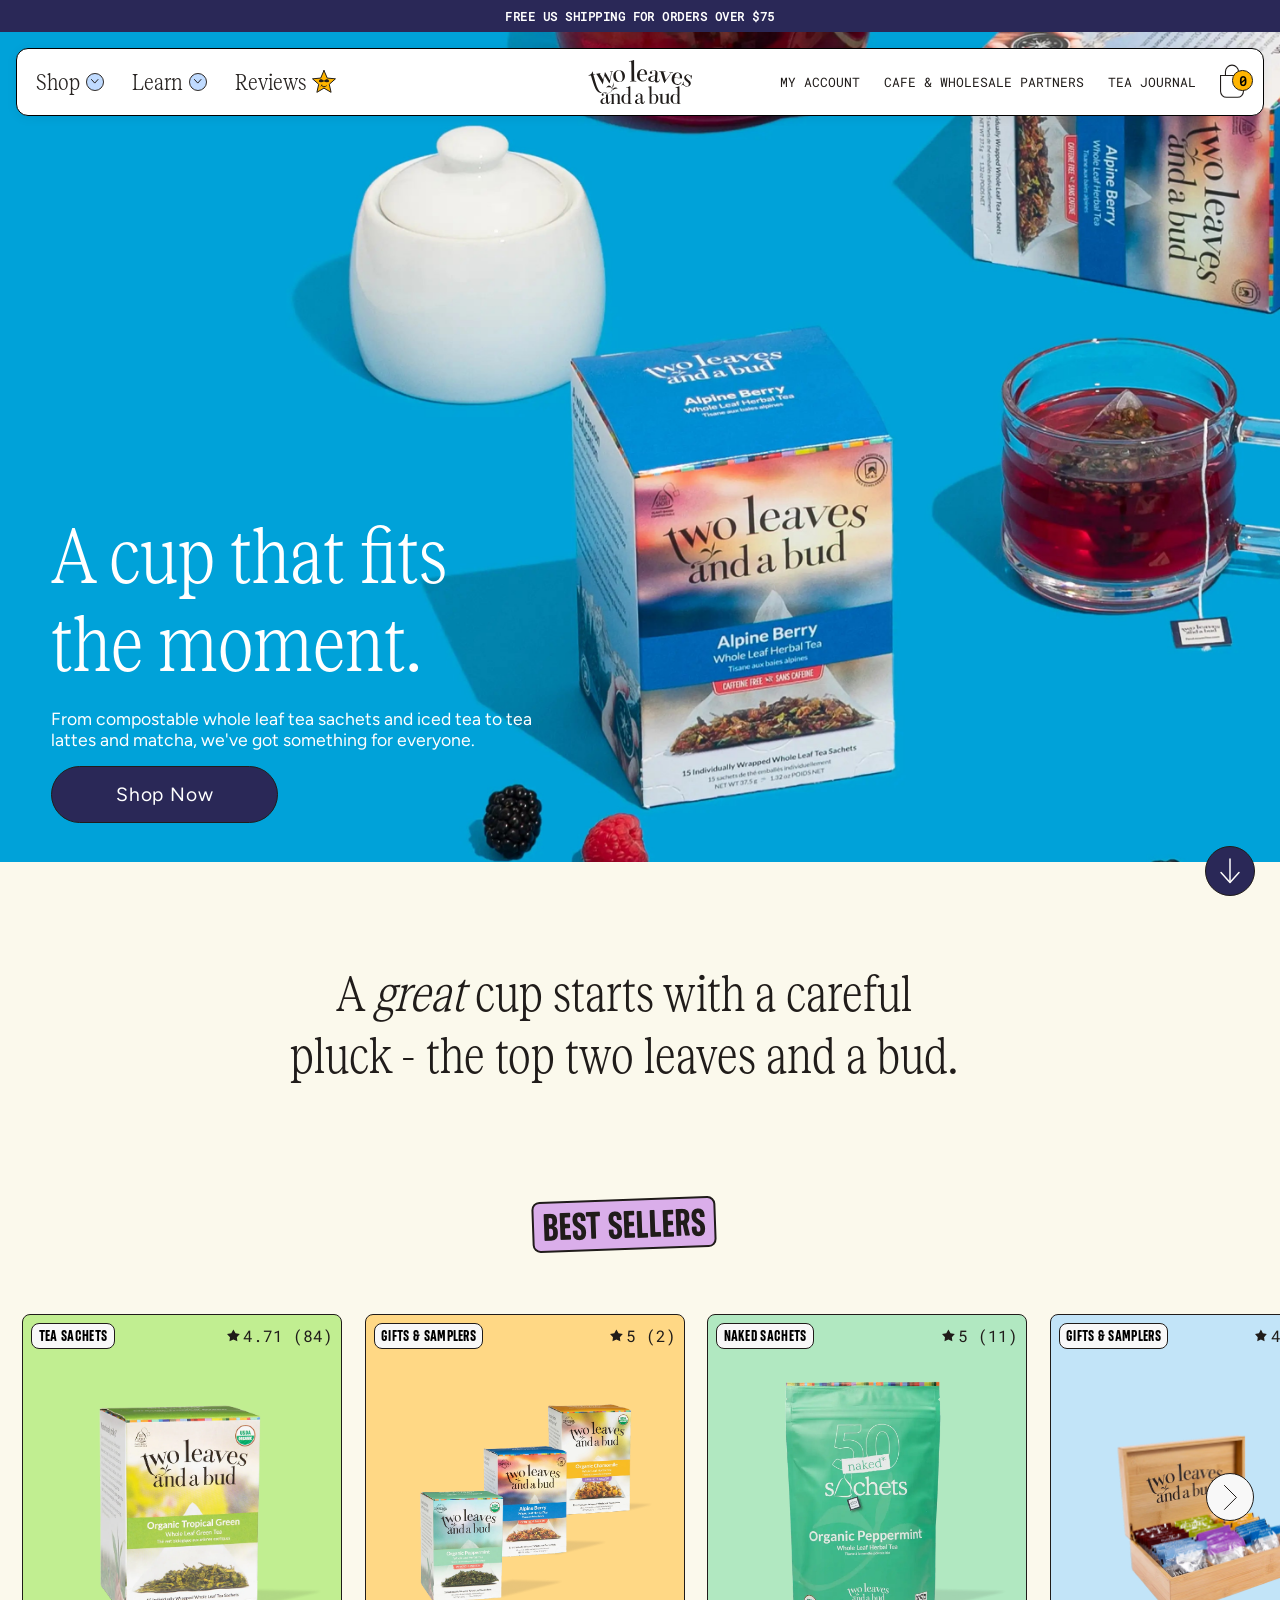
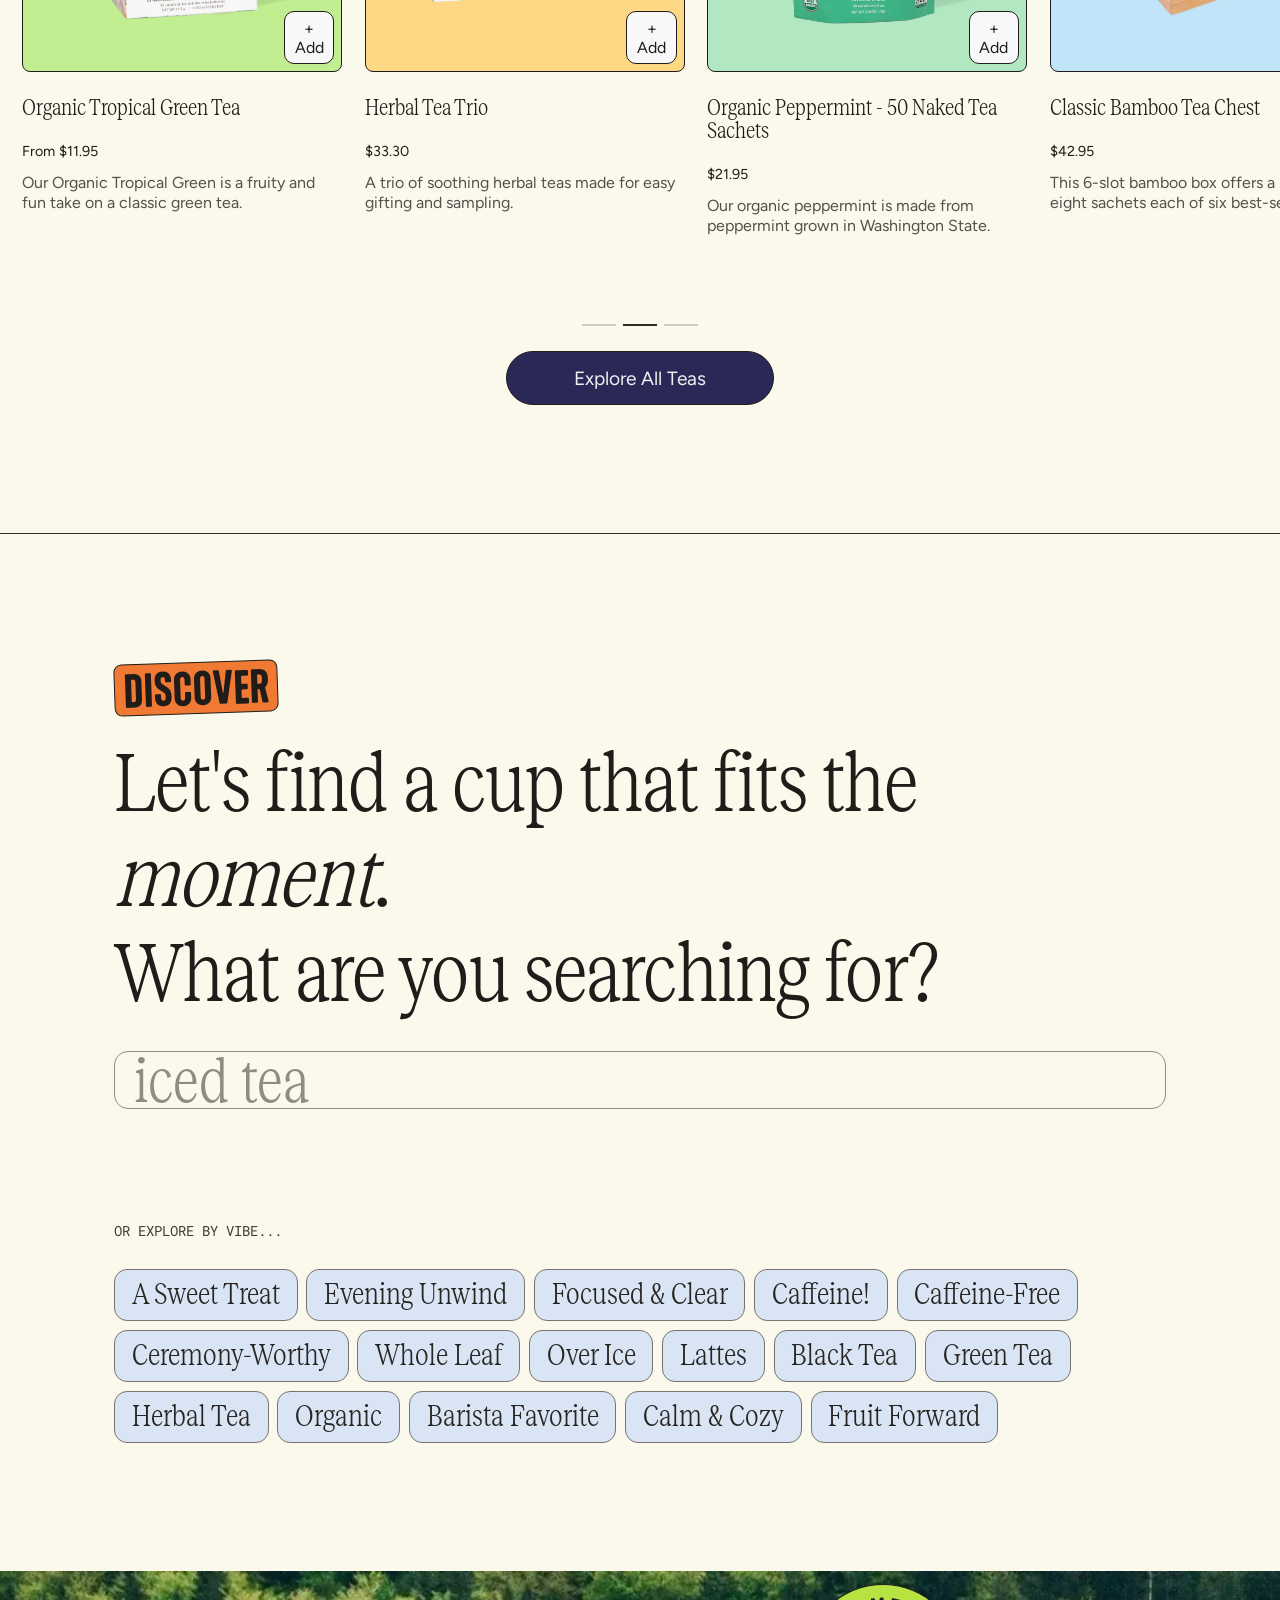
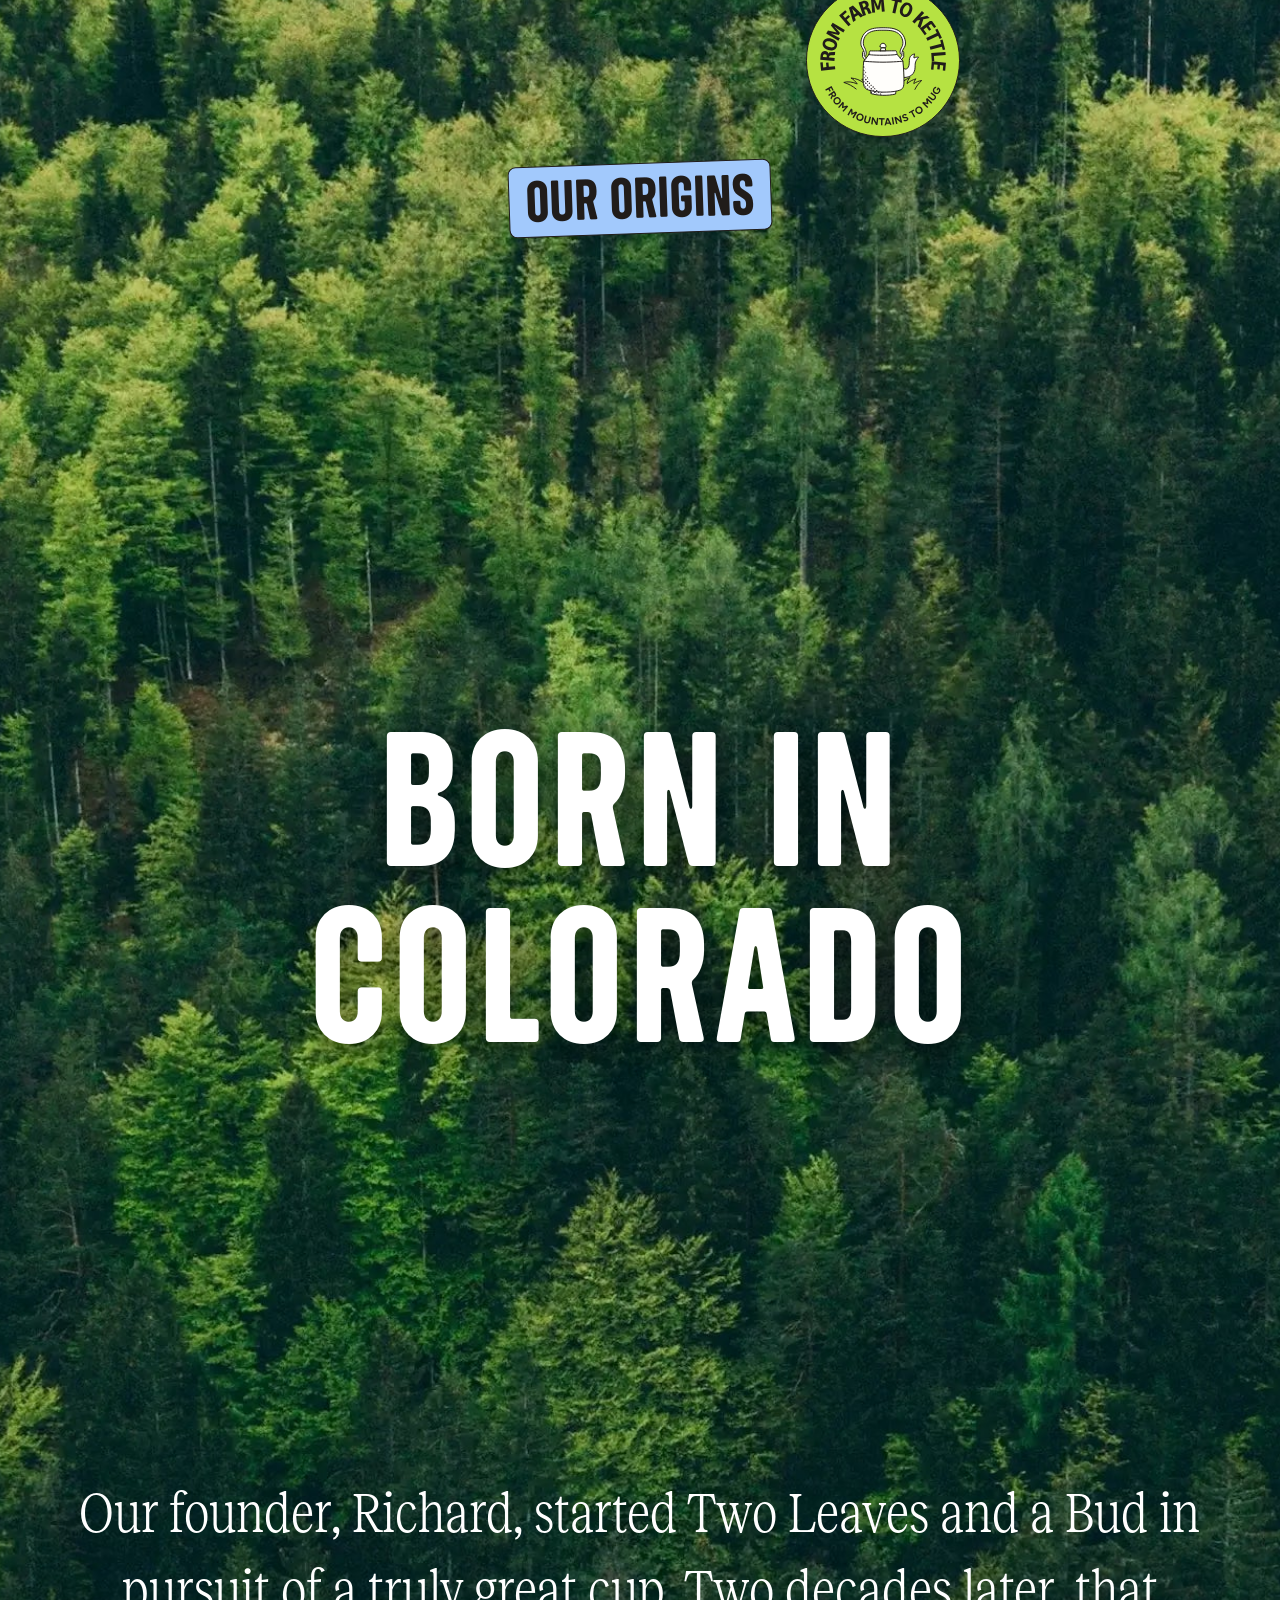
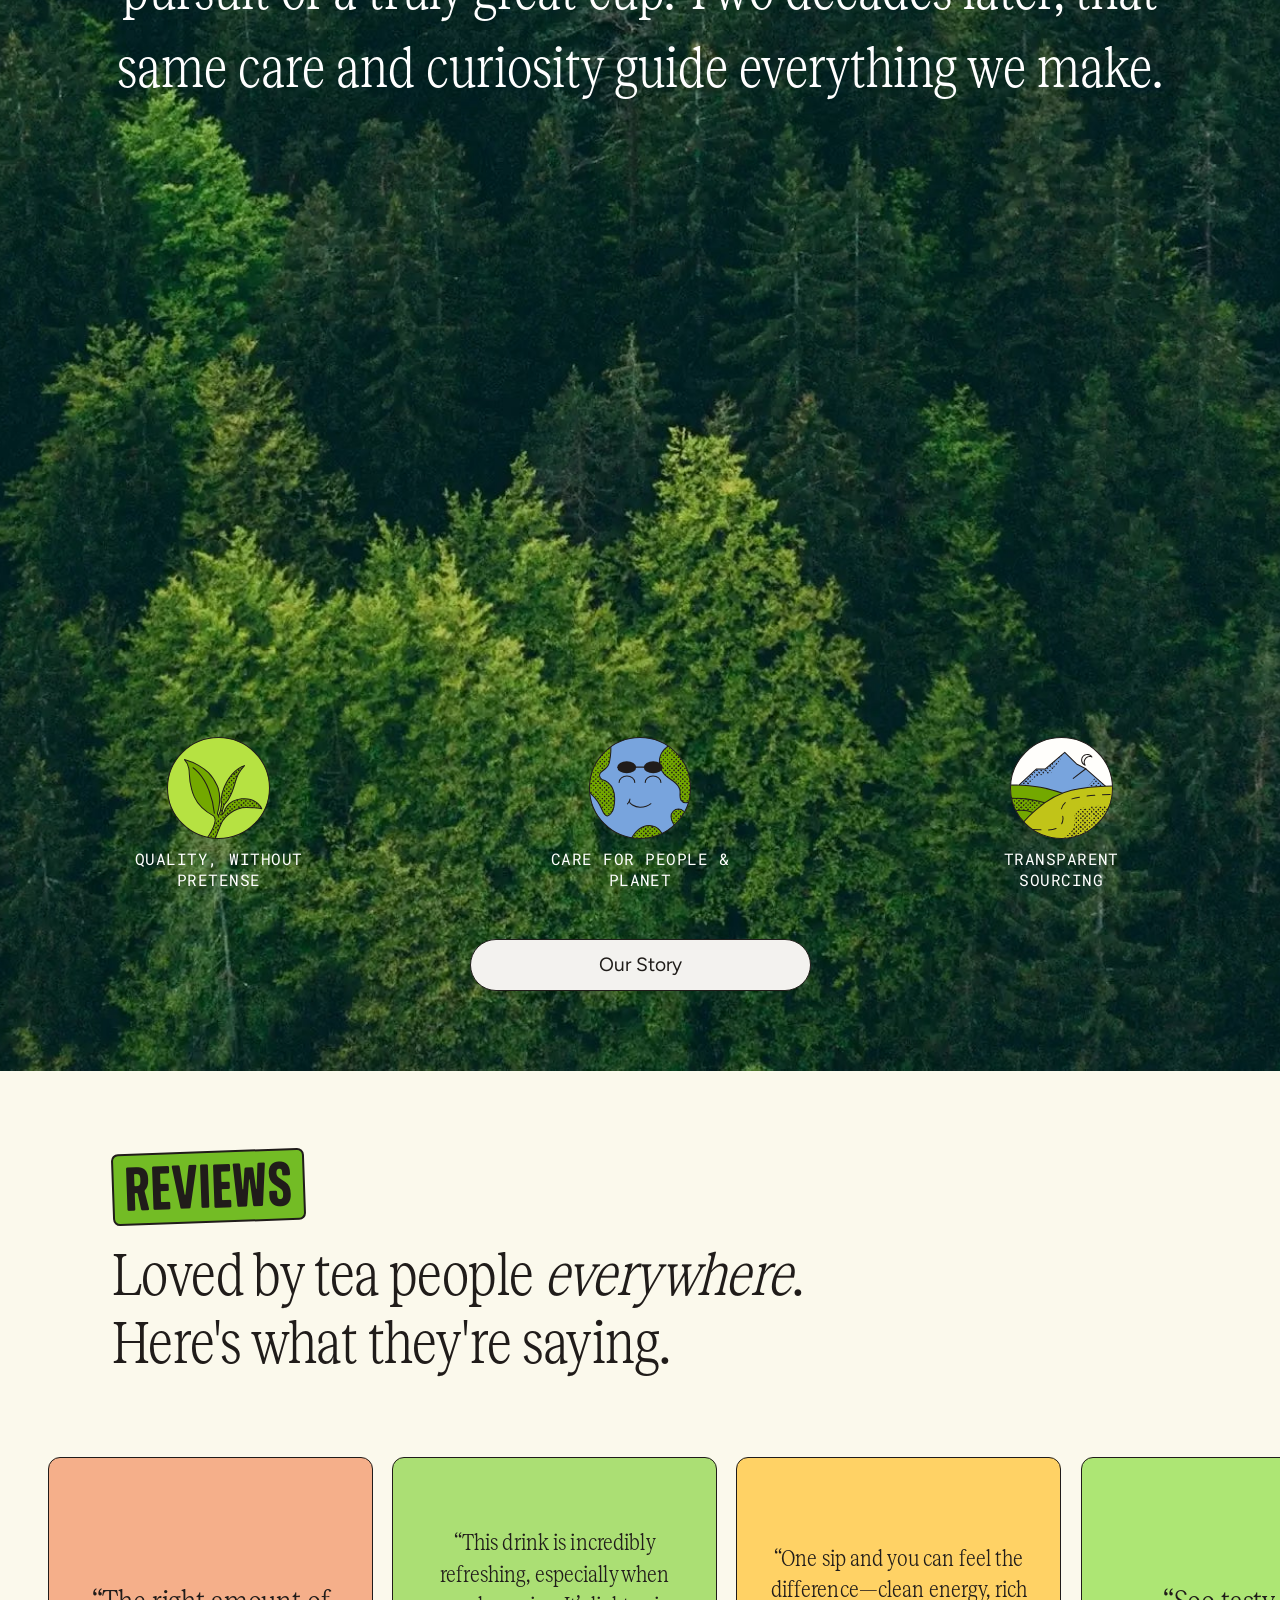
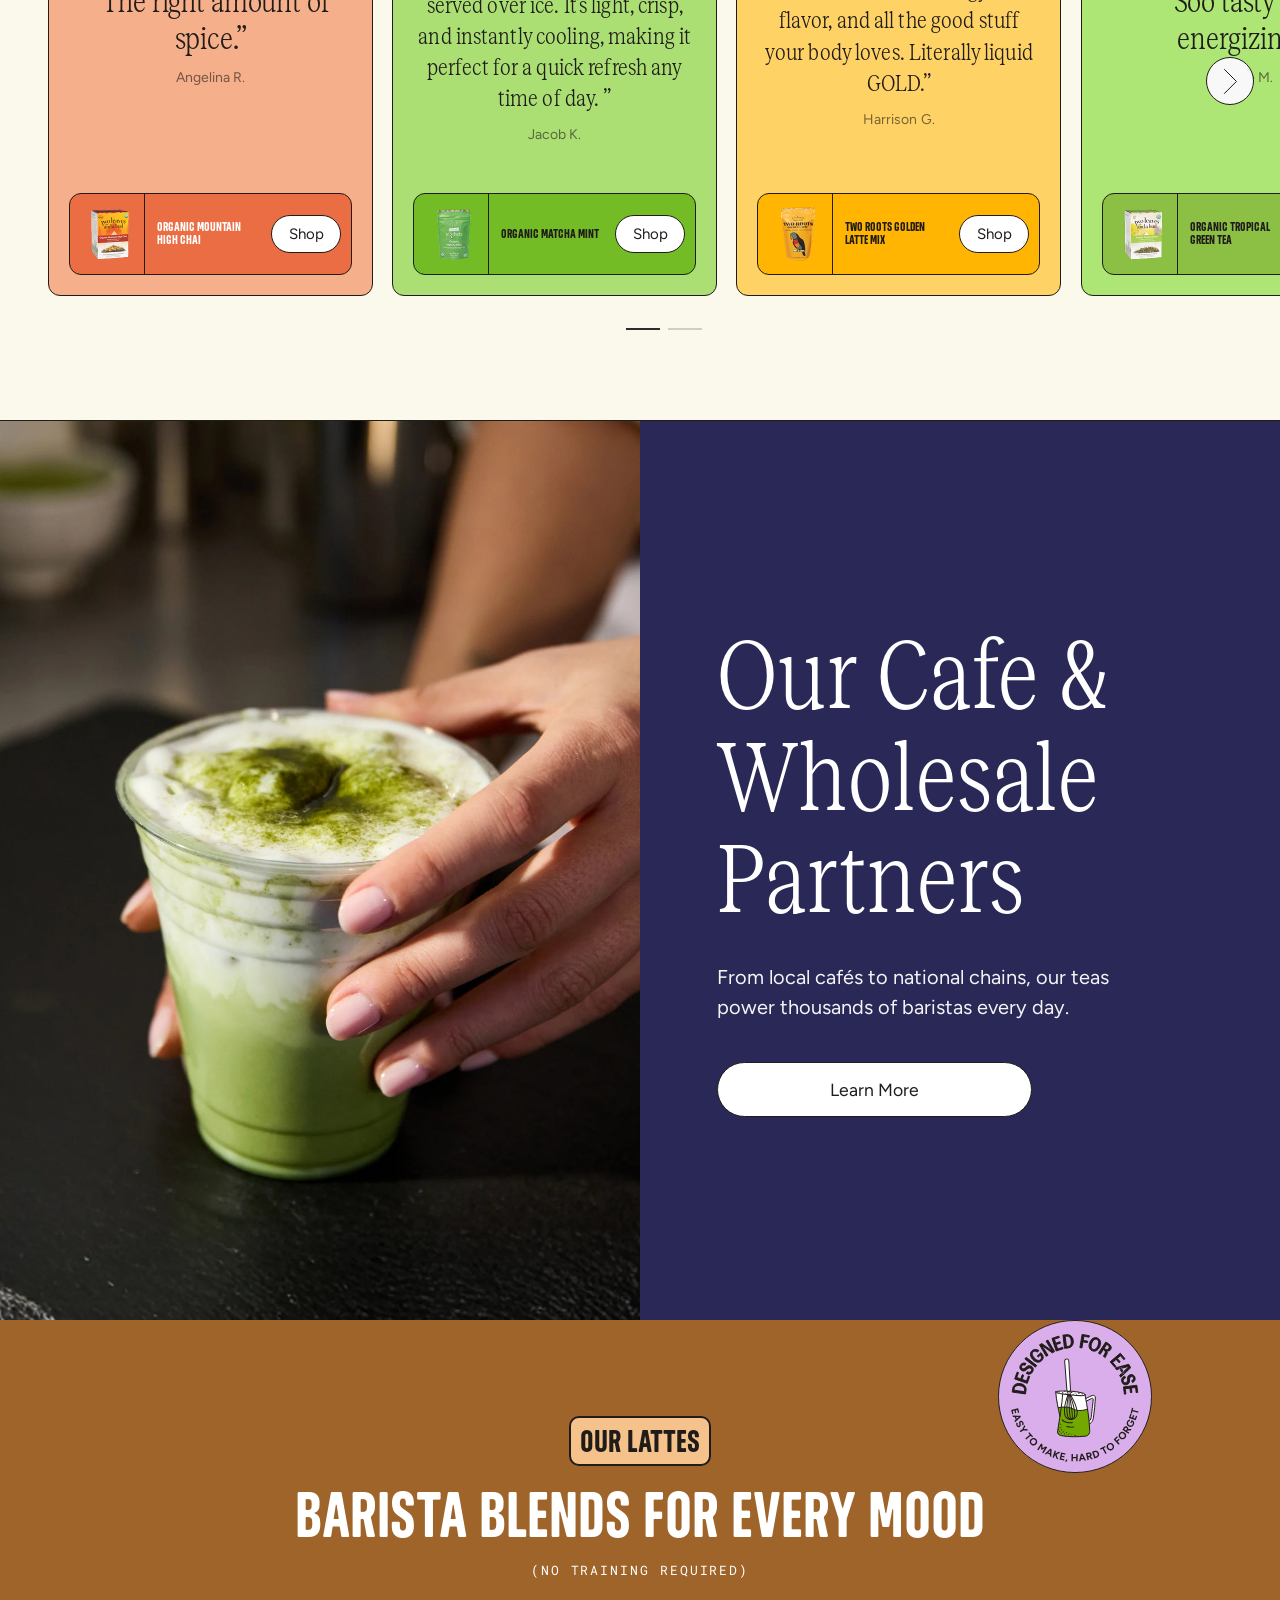
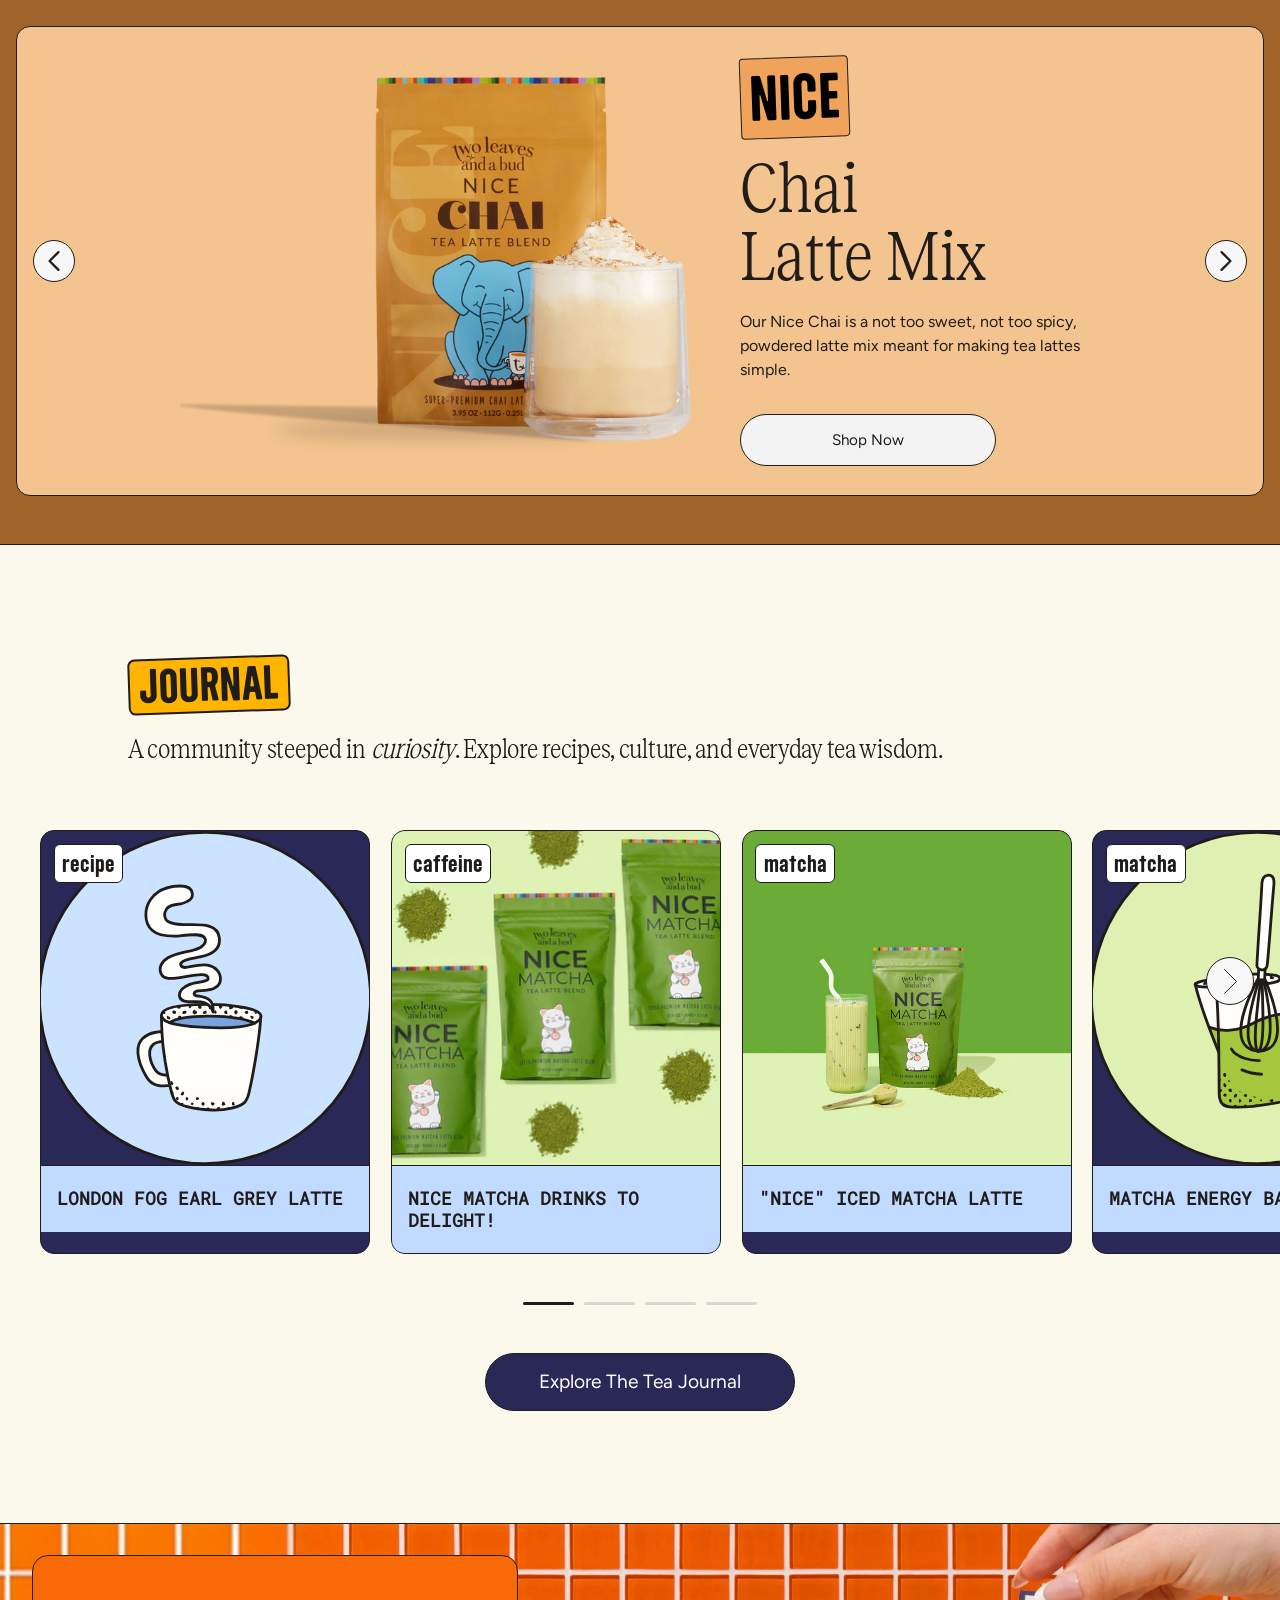
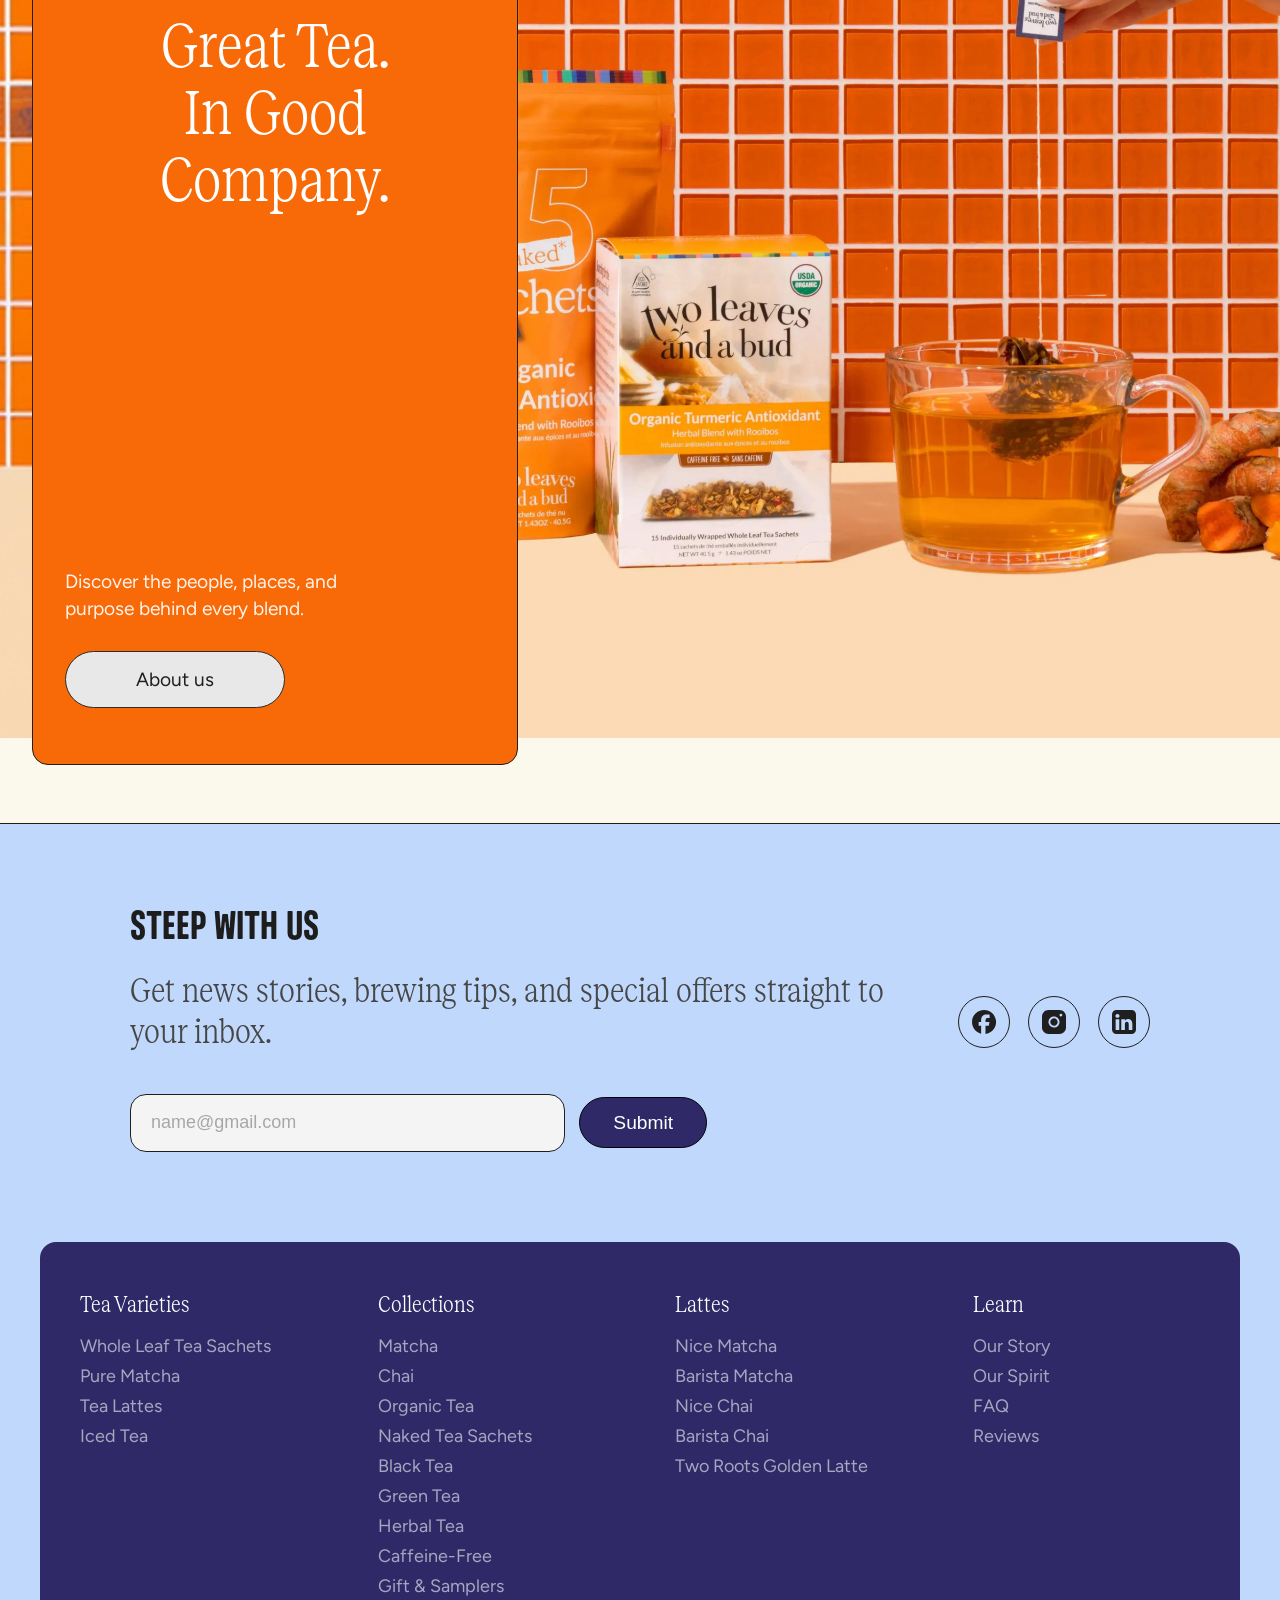
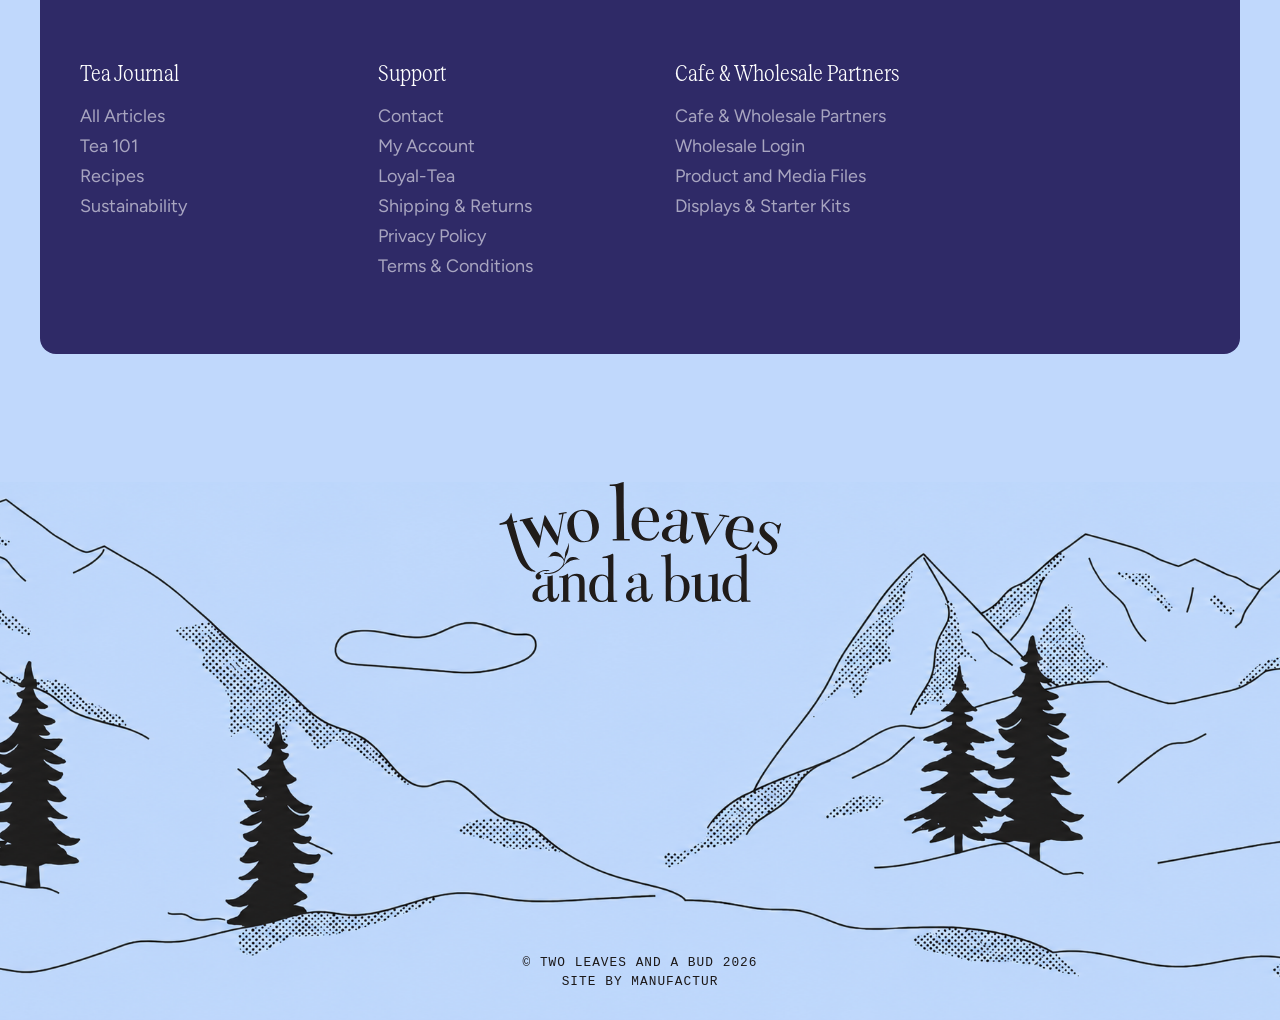
<file: index.html>
<!DOCTYPE html>
<html lang="en">

<head>
  <meta charset="UTF-8" />
  <meta name="viewport" content="width=device-width, initial-scale=1.0" />
  <title>Two Leaves and a Bud</title>
  <link rel="stylesheet" href="https://cdnjs.cloudflare.com/ajax/libs/font-awesome/6.5.1/css/all.min.css" />
  <link rel="stylesheet" href="style.css" />
</head>

<body>
  <!-- ── ANNOUNCEMENT BAR + HEADER float above hero ── -->
  <div class="page-top">
    <!-- Announcement Bar -->
    <div class="announcement-bar">
      Free US Shipping for Orders Over $75
    </div>
    <!-- Header -->

    <header>
      <!-- Left Nav -->
      <nav class="header-left">
        <div class="hamburger-menu">
          <span></span>
          <span></span>
          <span></span>
        </div>
        <a class="header-nav-item" href="#">
          Shop
          <span class="nav-icon nav-circle">
            <svg width="8" height="5" viewBox="0 0 8 5" fill="none" xmlns="http://www.w3.org/2000/svg">
              <path d="M0.500008 0.500008L3.74001 4.10007L6.98001 0.500008" stroke="#201C1A" stroke-linecap="round"
                stroke-linejoin="round" />
            </svg>
          </span>
        </a>

        <a class="header-nav-item" href="#">
          Learn
          <span class="nav-icon nav-circle">
            <svg width="8" height="5" viewBox="0 0 8 5" fill="none" xmlns="http://www.w3.org/2000/svg">
              <path d="M0.500008 0.500008L3.74001 4.10007L6.98001 0.500008" stroke="#201C1A" stroke-linecap="round"
                stroke-linejoin="round" />
            </svg>
          </span>
        </a>

        <a class="header-nav-item" href="#">
          Reviews
          <span class="nav-icon">
            <svg width="24" height="23" viewBox="0 0 24 23" fill="none" xmlns="http://www.w3.org/2000/svg">
              <path
                d="M11.9812 0.5L15.2477 8.06787L23.457 8.83867L17.269 14.2882L19.0747 22.3304L11.9812 18.1314L4.88764 22.3304L6.68798 14.2882L0.5 8.83867L8.70931 8.06787L11.9812 0.5Z"
                fill="#FFB500" stroke="#201C1A" stroke-linecap="round" stroke-linejoin="round" />
              <path
                d="M14.3623 15.9253C14.0301 16.2301 13.25 16.7223 11.9679 16.7223C10.6858 16.7224 9.64455 15.8909 9.64453 15.4546"
                stroke="#201C1A" stroke-linecap="round" stroke-linejoin="round" />
              <path
                d="M9.75832 14.9543C9.75832 14.9543 9.7335 15.2344 9.55474 15.5289C9.37597 15.8235 9.20904 16.0181 9.20904 16.0181"
                stroke="#201C1A" stroke-linecap="round" />
              <path
                d="M7.38728 11.2923C7.38724 10.5121 8.15647 9.87959 9.10445 9.87954C10.0524 9.87949 10.8217 10.5119 10.8218 11.2921"
                stroke="#201C1A" stroke-linecap="round" stroke-linejoin="round" />
              <path
                d="M13.1138 11.292C13.1138 10.5118 13.883 9.87932 14.831 9.87927C15.779 9.87922 16.5483 10.5116 16.5483 11.2918"
                stroke="#201C1A" stroke-linecap="round" stroke-linejoin="round" />
              <ellipse cx="9.05864" cy="10.9366" rx="2.0737" ry="1.33229" fill="#201C1A" />
              <ellipse cx="14.8765" cy="10.9363" rx="2.0737" ry="1.33229" fill="#201C1A" />
              <path d="M10.6392 10.9088L13.1859 10.9087" stroke="#201C1A" stroke-linecap="round"
                stroke-linejoin="round" />
            </svg>
          </span>
        </a>

      </nav>

      <!-- Center Logo Image -->
      <a class="header-logo" href="#">
        <img src="./assets/logo.svg" alt="Two Leaves and a Bud" />
      </a>

      <!-- Right Links + Cart -->
      <div class="header-right">
        <a href="#">My Account</a>
        <a href="#">Cafe & Wholesale Partners</a>
        <a href="#">Tea Journal</a>

        <button class="cart-btn" aria-label="Cart">
          <svg width="24" height="35" viewBox="0 0 22 31" fill="none" xmlns="http://www.w3.org/2000/svg">
            <path d="M21.5 10V24.5C21.5 27.5376 19.0376 30 16 30H6C2.96243 30 0.5 27.5376 0.5 24.5V10H21.5Z"
              stroke="#201C1A" />
            <path d="M5 9.5V6.5C5 3.18629 7.68629 0.5 11 0.5C14.3137 0.5 17 3.18629 17 6.5V9.5" stroke="#201C1A" />
          </svg>
          <span class="cart-badge">0</span>
        </button>
      </div>

    </header>

  </div><!-- /.page-top -->


  <!-- ── HERO SECTION ── -->
  <!-- Pulled up via negative margin-top so image fills behind the header too -->
  <section class="hero">

    <!-- Full background image — place your image at ./assets/hero_bg.webp -->
    <img class="hero-bg-img" src="./assets/hero_bg.webp" alt="" />

    <!-- Left text content -->
    <div class="hero-content">
      <h1 class="hero-headline">A cup that fits <span>the moment.</span></h1>
      <p class="hero-subtext">
        From compostable whole leaf tea sachets and iced tea to
        tea lattes and matcha, we've got something for everyone.
      </p>
      <a class="hero-cta" href="#">Shop Now</a>
    </div>

  </section>

  <div class="drop-down">
    <img src="./assets/star_icon.svg" alt="Scroll down" />
  </div>

  <!-- ── TAGLINE + BEST SELLERS SECTION ── -->
  <section class="intro-section">

    <p class="intro-tagline">
      A <em>great</em> cup starts with a careful <span>
        pluck - the top two leaves and a bud.</span>
    </p>

    <div class="best-sellers-badge">Best Sellers</div>

  </section>

  <section class="products-showcase" aria-label="Best sellers list">
    <div class="products-grid">
      <article class="product-card">
        <div class="product-media tone-green">
          <div class="product-top-row">
            <span class="product-tag">Tea Sachets</span>
            <span class="product-rating"><img src="./assets/star.svg" alt="" aria-hidden="true"> 4.71 (84)</span>
          </div>
          <img src="./assets/tropical_green.webp" alt="" class="product-packshot" />
          <button class="quick-add-btn" type="button">+ <br> Add</button>
        </div>
        <div class="product-info">
          <h3>Organic Tropical Green Tea</h3>
          <p class="product-price">From $11.95</p>
          <p class="product-copy">Our Organic Tropical Green is a fruity and fun take on a classic green tea.</p>
        </div>
      </article>

      <article class="product-card">
        <div class="product-media tone-yellow">
          <div class="product-top-row">
            <span class="product-tag">Gifts & Samplers</span>
            <span class="product-rating"><img src="./assets/star.svg" alt="" aria-hidden="true"> 5 (2)</span>
          </div>
          <img src="./assets/herbal_trio.webp" alt="" class="product-packshot" />
          <button class="quick-add-btn" type="button">+ <br> Add</button>
        </div>
        <div class="product-info">
          <h3>Herbal Tea Trio</h3>
          <p class="product-price">$33.30</p>
          <p class="product-copy">A trio of soothing herbal teas made for easy gifting and sampling.</p>
        </div>
      </article>

      <article class="product-card">
        <div class="product-media tone-mint">
          <div class="product-top-row">
            <span class="product-tag">Naked Sachets</span>
            <span class="product-rating"><img src="./assets/star.svg" alt="" aria-hidden="true"> 5 (11)</span>
          </div>
          <img src="./assets/peppermint.webp" alt="" class="product-packshot" />
          <button class="quick-add-btn" type="button">+ <br> Add</button>
        </div>
        <div class="product-info">
          <h3>Organic Peppermint - 50 Naked Tea Sachets</h3>
          <p class="product-price">$21.95</p>
          <p class="product-copy">Our organic peppermint is made from peppermint grown in Washington State.</p>
        </div>
      </article>

      <article class="product-card">
        <div class="product-media tone-blue">
          <div class="product-top-row">
            <span class="product-tag">Gifts & Samplers</span>
            <span class="product-rating"><img src="./assets/star.svg" alt="" aria-hidden="true"> 4.85 (41)</span>
          </div>
          <img src="./assets/tea_chest.webp" alt="" class="product-packshot" />
          <button class="quick-add-btn" type="button">+ <br> Add</button>
        </div>
        <div class="product-info">
          <h3>Classic Bamboo Tea Chest</h3>
          <p class="product-price">$42.95</p>
          <p class="product-copy">This 6-slot bamboo box offers a sampling of eight sachets each of six best-selling
            teas.</p>
        </div>
      </article>

      <article class="product-card">
        <div class="product-media tone-green">
          <div class="product-top-row">
            <span class="product-tag">Latte Mix</span>
            <span class="product-rating"><img src="./assets/star.svg" alt="" aria-hidden="true"> 4.41 (22)</span>
          </div>
          <img src="./assets/Latte_Mix.webp" alt="" class="product-packshot" />
          <button class="quick-add-btn" type="button">+ <br> Add</button>
        </div>
        <div class="product-info">
          <h3>Nice Matcha Tea Latte Mix</h3>
          <p class="product-price">From $12.95</p>
          <p class="product-copy">A lightly sweetened powder blend meant for making tea lattes simple.</p>
        </div>
      </article>

      <article class="product-card">
        <div class="product-media tone-yellow">
          <div class="product-top-row">
            <span class="product-tag">Latte Mix</span>
            <span class="product-rating"><img src="./assets/star.svg" alt="" aria-hidden="true"> 4.24 (17)</span>
          </div>
          <img src="./assets/Latte_Mix_Chai.webp" alt="" class="product-packshot" />
          <button class="quick-add-btn" type="button">+ <br> Add</button>
        </div>
        <div class="product-info">
          <h3>Nice Chai Tea Latte Mix</h3>
          <p class="product-price">From $12.95</p>
          <p class="product-copy">Our Nice Chai is a not too sweet, not too spicy tea latte mix.</p>
        </div>
      </article>

      <article class="product-card">
        <div class="product-media tone-peach">
          <div class="product-top-row">
            <span class="product-tag">Tea Sachets</span>
            <span class="product-rating"><img src="./assets/star.svg" alt="" aria-hidden="true"> 4.79 (108)</span>
          </div>
          <img src="./assets/organic_high_mountain_chai_tea_sachet_featured.webp" alt="" class="product-packshot" />
          <button class="quick-add-btn" type="button">+ <br> Add</button>
        </div>
        <div class="product-info">
          <h3>Organic Mountain High Chai Tea</h3>
          <p class="product-price">From $11.95</p>
          <p class="product-copy">An ode to our Rocky Mountain roots, this chai takes your tastebuds down a spice trail.
          </p>
        </div>
      </article>

      <article class="product-card">
        <div class="product-media tone-blue">
          <div class="product-top-row">
            <span class="product-tag">Naked Sachets</span>
            <span class="product-rating"><img src="./assets/star.svg" alt="" aria-hidden="true"> 4.56 (41)</span>
          </div>
          <img src="./assets/Naked_Tea.webp" alt="" class="product-packshot" />
          <button class="quick-add-btn" type="button">+ <br> Add</button>
        </div>
        <div class="product-info">
          <h3>Organic Earl Grey - 50 Naked Tea Sachets</h3>
          <p class="product-price">$21.95</p>
          <p class="product-copy">A vivid bergamot-forward cup with bright citrus and clean floral finish.</p>
        </div>
      </article>

      <article class="product-card">
        <div class="product-media tone-sky">
          <div class="product-top-row">
            <span class="product-tag">Naked Sachets</span>
            <span class="product-rating"><img src="./assets/star.svg" alt="" aria-hidden="true"> 5 (5)</span>
          </div>
          <img src="./assets/alpine_berry_naked_featured.webp" alt="" class="product-packshot" />
          <button class="quick-add-btn" type="button">+ <br> Add</button>
        </div>
        <div class="product-info">
          <h3>Alpine Berry - 15 Naked Tea Sachets</h3>
          <p class="product-price">From $8.95</p>
          <p class="product-copy">A naturally sweet, caffeine-free herbal blend with berry-forward flavor.</p>
        </div>
      </article>


      <button class="fixed-right-arrow" type="button" aria-label="Next products">
        <svg xmlns="http://www.w3.org/2000/svg" width="12" height="22" viewBox="0 0 14 26" aria-hidden="true">
          <path fill="none" stroke="currentColor" stroke-width="1" stroke-linecap="round" stroke-linejoin="round"
            transform="matrix(-4.37114e-08 -1 1 -4.37114e-08 0.548828 24.5488)" d="M24 12L12 0L0 12"></path>
        </svg>


      </button>

    </div>


  </section>

  <div class="products-nav" aria-hidden="true">
    <span class="dot"></span>
    <span class="dot active"></span>
    <span class="dot"></span>
  </div>

  <a class="products-cta" href="#">Explore All Teas</a>
  <section class="discover-search-section">
    <div class="discover-search-inner">
      <span class="discover-badge">Discover</span>
      <h2 class="discover-heading">
        Let's find a cup that fits the <em>moment</em>.<br>
        What are you searching for?
      </h2>
      <input class="discover-input" type="text" placeholder="iced tea" aria-label="Search tea type">
    </div>
  </section>

  <section class="vibe-explore-section">
    <div class="vibe-explore-inner">
      <p class="vibe-label">OR EXPLORE BY VIBE...</p>

      <div class="vibe-chip-list">
        <button type="button" class="vibe-chip">A Sweet Treat</button>
        <button type="button" class="vibe-chip">Evening Unwind</button>
        <button type="button" class="vibe-chip">Focused &amp; Clear</button>
        <button type="button" class="vibe-chip">Caffeine!</button>
        <button type="button" class="vibe-chip">Caffeine-Free</button>
        <button type="button" class="vibe-chip">Ceremony-Worthy</button>
        <button type="button" class="vibe-chip">Whole Leaf</button>
        <button type="button" class="vibe-chip">Over Ice</button>
        <button type="button" class="vibe-chip">Lattes</button>
        <button type="button" class="vibe-chip">Black Tea</button>
        <button type="button" class="vibe-chip">Green Tea</button>
        <button type="button" class="vibe-chip">Herbal Tea</button>
        <button type="button" class="vibe-chip">Organic</button>
        <button type="button" class="vibe-chip">Barista Favorite</button>
        <button type="button" class="vibe-chip">Calm &amp; Cozy</button>
        <button type="button" class="vibe-chip">Fruit Forward</button>
      </div>
    </div>
  </section>



  <section class="forest-values-section">
    <img class="forest-bg-img" src="./assets/born_colorado.webp" alt="jungle background" />
    <span class="Our-origins-badge">Our origins</span>
    <div class="tea-kettle"><img src="./assets/farm_kettle_icon.svg" alt="Tea kettle"></div>
    <div class="forest-heading">
      <h1>born in <span>colorado</span></h1>
    </div>
    <div class="forest-para">
      <p>
        Our founder, Richard, started Two Leaves and a Bud in pursuit of a truly great cup. Two decades later, that same
        care and curiosity guide everything we make.
      </p>
    </div>
    <div class="forest-values-overlay">
      <div class="forest-values-grid">
        <article class="forest-value-item">
          <img src="./assets/quality_icon.svg" alt="Quality icon">
          <p>QUALITY, WITHOUT<br>PRETENSE</p>
        </article>

        <article class="forest-value-item">
          <img src="./assets/care_icon.svg" alt="Care icon">
          <p>CARE FOR PEOPLE &<br>PLANET</p>
        </article>

        <article class="forest-value-item">
          <img src="./assets/sourcing_icon.svg" alt="Sourcing icon">
          <p>TRANSPARENT<br>SOURCING</p>
        </article>
      </div>

      <a class="forest-story-btn" href="#">Our Story</a>
    </div>
  </section>

  <!-- ── REVIEWS SECTION ── -->
  <section class="reviews-intro-section">
    <div class="reviews-badge">Reviews</div>
    <h2 class="reviews-heading">Loved by tea people <em>everywhere</em>.<br>Here's what they're saying.</h2>
  </section>

  <section class="reviews-showcase" aria-label="Customer reviews">
    <div class="reviews-grid">
      <!-- Review 1 -->
      <article class="review-card rv-peach">
        <div class="review-quote-area">
          <p class="review-quote review-quote-large">“The right amount of spice.”</p>
          <p class="review-author">Angelina R.</p>
        </div>
        <div class="review-product-area rv-peach-banner">
          <div class="review-product-image-box">
            <img src="./assets/review_prod_1.png" alt="Organic Mountain High Chai">
          </div>
          <div class="review-product-info">
            <p class="review-product-name rv-light-text">Organic Mountain High Chai</p>
            <a class="review-shop-btn" href="#">Shop</a>
          </div>
        </div>
      </article>

      <!-- Review 2 -->
      <article class="review-card rv-green1">
        <div class="review-quote-area">
          <p class="review-quote">“This drink is incredibly refreshing, especially when served over ice. It’s light,
            crisp, and instantly cooling, making it perfect for a quick refresh any time of day. ”</p>
          <p class="review-author">Jacob K.</p>
        </div>
        <div class="review-product-area rv-green1-banner">
          <div class="review-product-image-box">
            <img src="./assets/review_prod_2.png" alt="Organic Matcha Mint">
          </div>
          <div class="review-product-info">
            <p class="review-product-name rv-dark-text">Organic Matcha Mint</p>
            <a class="review-shop-btn" href="#">Shop</a>
          </div>
        </div>
      </article>

      <!-- Review 3 -->
      <article class="review-card rv-yellow">
        <div class="review-quote-area">
          <p class="review-quote">“One sip and you can feel the difference—clean energy, rich flavor, and all the good
            stuff your body loves. Literally liquid GOLD.”</p>
          <p class="review-author">Harrison G.</p>
        </div>
        <div class="review-product-area rv-yellow-banner">
          <div class="review-product-image-box">
            <img src="./assets/review_prod_3.png" alt="Two Roots Golden Latte Mix">
          </div>
          <div class="review-product-info">
            <p class="review-product-name rv-dark-text">Two Roots Golden Latte Mix</p>
            <a class="review-shop-btn" href="#">Shop</a>
          </div>
        </div>
      </article>

      <!-- Review 4 -->
      <article class="review-card rv-green2">
        <div class="review-quote-area">
          <p class="review-quote review-quote-large">“Soo tasty and energizing.”</p>
          <p class="review-author">Gracie M.</p>
        </div>
        <div class="review-product-area rv-green2-banner">
          <div class="review-product-image-box">
            <img src="./assets/review_prod_4.png" alt="Organic Tropical Green Tea">
          </div>
          <div class="review-product-info">
            <p class="review-product-name rv-dark-text">Organic Tropical Green Tea</p>
            <a class="review-shop-btn" href="#">Shop</a>
          </div>
        </div>
      </article>

      <!-- Review 5 -->
      <article class="review-card rv-purple">
        <div class="review-quote-area">
          <p class="review-quote review-quote-large">“The perfect start to my day.”</p>
          <p class="review-author">Jorge F.</p>
        </div>
        <div class="review-product-area rv-purple-banner">
          <div class="review-product-image-box">
            <img src="./assets/review_prod_5.png" alt="Jasmine Petal">
          </div>
          <div class="review-product-info">
            <p class="review-product-name rv-light-text">Jasmine Petal</p>
            <a class="review-shop-btn" href="#">Shop</a>
          </div>
        </div>
      </article>

      <button class="fixed-right-arrow bottom-arrow" type="button" aria-label="Next products">
        <svg xmlns="http://www.w3.org/2000/svg" width="12" height="22" viewBox="0 0 14 26" aria-hidden="true">
          <path fill="none" stroke="currentColor" stroke-width="1" stroke-linecap="round" stroke-linejoin="round"
            transform="matrix(-4.37114e-08 -1 1 -4.37114e-08 0.548828 24.5488)" d="M24 12L12 0L0 12"></path>
        </svg>
      </button>
    </div>

    <div class="products-nav" aria-hidden="true">
      <span class="dot active"></span>
      <span class="dot"></span>
    </div>
  </section>

  <!-- ── CAFE & WHOLESALE SECTION ── -->
  <section class="cafe-section">

    <div class="image-side">
      <img src="./assets/Our_Cafe_Wholesale_Partners.webp" alt="Our Cafe & Wholesale Partners">
    </div>

    <div class="content-side">
      <h1>Our Cafe &<br>Wholesale Partners</h1>
      <p>From local cafés to national chains, our teas power thousands of baristas every day.</p>
      <a href="#" class="btn">Learn More</a>
    </div>

  </section>

  <!-- ── BARISTA BLENDS SECTION ── --><!-- ── BARISTA BLENDS SECTION ── -->
  <section class="barista-section">

    <div class="barista-header">
      <div class="barista-badge">OUR LATTES</div>

      <h2 class="barista-heading">
        BARISTA BLENDS FOR EVERY MOOD
      </h2>

      <p class="barista-subheading">
        (NO TRAINING REQUIRED)
      </p>
    </div>

    <!-- top right rotating badge -->
    <img src="./assets/designed_for_ease.svg" alt="floating-badge" class="barista-floating-badge">

    <div class="barista-slider-box">

      <!-- left arrow -->

      <button class="barista-arrow left" aria-label="Previous slide">
        <svg viewBox="0 0 10 18" fill="none" stroke="currentColor" stroke-width="2">
          <path d="M9 1L1 9L9 17" stroke-linecap="round" stroke-linejoin="round" />
        </svg>
      </button <!-- product image -->
      <div class="barista-product-image">
        <img src="./assets/nice_chai.webp" alt="">
      </div>

      <!-- product content -->
      <div class="barista-product-content">

        <span class="barista-small-tag">
          NICE
        </span>

        <h3>
          Chai <br>
          Latte Mix
        </h3>

        <p>
          Our Nice Chai is a not too sweet,
          not too spicy, powdered latte mix
          meant for making tea lattes simple.
        </p>

        <a href="#" class="barista-btn">
          Shop Now
        </a>

      </div>


      <button class="barista-arrow right" aria-label="Next slide">
        <svg viewBox="0 0 10 18" fill="none" stroke="currentColor" stroke-width="2">
          <path d="M1 1L9 9L1 17" stroke-linecap="round" stroke-linejoin="round" />
        </svg>
      </button>

    </div>

  </section>


  <!-- ── TEA JOURNAL SECTION ── -->
  <section class="journal-section">
    <div class="journal-header">
      <div class="journal-badge">Journal</div>
      <h2 class="journal-heading">A community steeped in <em>curiosity</em>. Explore recipes, culture, and everyday tea
        wisdom.</h2>
    </div>

    <div class="journal-grid-wrapper">
      <div class="journal-grid">
        <article class="journal-card">
          <div class="journal-card-media">
            <span class="journal-card-tag">recipe</span>
            <img src="./assets/cup.svg" alt="London Fog Earl Grey Latte">
          </div>
          <div class="journal-card-info">
            <h3 class="journal-card-title">London Fog Earl Grey Latte</h3>
          </div>
        </article>

        <article class="journal-card">
          <div class="journal-card-media">
            <span class="journal-card-tag">caffeine</span>
            <img src="./assets/packs.webp" alt="Nice Matcha drinks to delight!">
          </div>
          <div class="journal-card-info">
            <h3 class="journal-card-title">Nice Matcha drinks to delight!</h3>
          </div>
        </article>

        <article class="journal-card">
          <div class="journal-card-media">
            <span class="journal-card-tag">matcha</span>
            <img src="./assets/Two_leaves_green_matcha.webp" alt='"Nice" Iced Matcha Latte'>
          </div>
          <div class="journal-card-info">
            <h3 class="journal-card-title">"Nice" Iced Matcha Latte</h3>
          </div>
        </article>

        <article class="journal-card">
          <div class="journal-card-media">
            <span class="journal-card-tag">matcha</span>
            <img src="./assets/glass_mug.svg" alt="Matcha Energy Balls">
          </div>
          <div class="journal-card-info">
            <h3 class="journal-card-title">Matcha Energy Balls</h3>
          </div>
        </article>

        <article class="journal-card">
          <div class="journal-card-media">
            <span class="journal-card-tag">tea 101</span>
            <img src="./assets/plant.svg" alt="The Art of Brewing Masala Chai">
          </div>
          <div class="journal-card-info">
            <h3 class="journal-card-title">The Art of Brewing Masala Chai</h3>
          </div>
        </article>

        <article class="journal-card">
          <div class="journal-card-media">
            <span class="journal-card-tag">matcha</span>
            <img src="./assets/glass.svg" alt="Chamomile: A Bedtime Ritual">
          </div>
          <div class="journal-card-info">
            <h3 class="journal-card-title">Chamomile: A Bedtime Ritual</h3>
          </div>
        </article>

        <article class="journal-card">
          <div class="journal-card-media">
            <span class="journal-card-tag">chai</span>
            <img src="./assets/orange_glass.svg" alt="Oolong vs Black Tea Explained">
          </div>
          <div class="journal-card-info">
            <h3 class="journal-card-title">Oolong vs Black Tea Explained</h3>
          </div>
        </article>

        <article class="journal-card">
          <div class="journal-card-media">
            <span class="journal-card-tag">chai</span>
            <img src="./assets/orange_glass.svg" alt="Summer Hibiscus Iced Cooler">
          </div>
          <div class="journal-card-info">
            <h3 class="journal-card-title">Summer Hibiscus Iced Cooler</h3>
          </div>
        </article>

        <article class="journal-card">
          <div class="journal-card-media">
            <span class="journal-card-tag">chai</span>
            <img src="./assets/kettle_with_tea.svg" alt="Traditional Japanese Tea Ceremony">
          </div>
          <div class="journal-card-info">
            <h3 class="journal-card-title">Traditional Japanese Tea Ceremony</h3>
          </div>
        </article>

        <article class="journal-card">
          <div class="journal-card-media">
            <span class="journal-card-tag">tea 101</span>
            <img src="./assets/pot.svg" alt="Green Tea Detox Myths & Facts">
          </div>
          <div class="journal-card-info">
            <h3 class="journal-card-title">Green Tea Detox Myths & Facts</h3>
          </div>
        </article>
        <button class="fixed-right-arrow" type="button" aria-label="Next products">
          <svg xmlns="http://www.w3.org/2000/svg" width="12" height="22" viewBox="0 0 14 26" aria-hidden="true">
            <path fill="none" stroke="currentColor" stroke-width="1" stroke-linecap="round" stroke-linejoin="round"
              transform="matrix(-4.37114e-08 -1 1 -4.37114e-08 0.548828 24.5488)" d="M24 12L12 0L0 12"></path>
          </svg>


        </button>
      </div>

    </div>
    <div class="journal-nav" aria-hidden="true">
      <span class="dot active"></span>
      <span class="dot"></span>
      <span class="dot"></span>
      <span class="dot"></span>
    </div>
    <div class="journal-footer">
      <a class="btn journal-cta-btn" href="#">Explore The Tea Journal</a>
    </div>

  </section>










  <!-- ── GREAT TEA BANNER SECTION ── -->
  <section class="green-tea">
    <div class="tea-banner"></div>

    <div class="tea-card">
      <h2>
        <span class="tea-heading-top">Great Tea. </span>
        In Good
        Company.
      </h2>

      <div class="tea-card-bottom">
        <p>
          Discover the people, places, and
          purpose behind every blend.
        </p>

        <a href="#" class="tea-btn">About us</a>
      </div>
    </div>
  </section>







  <!-- ── FOOTER SECTION ── -->
  <footer class="footer">
    <div class="footer-main">
      <div class="footer-intro">
        <div class="footer-embed">
          <h3 class="footer-embed-heading">Steep with us</h3>
          <p class="footer-embed-caption">Get news stories, brewing tips, and special offers straight to your inbox.</p>
          <form class="footer-form">
            <input type="email" placeholder="name@gmail.com" aria-label="Email Address" required>
            <button type="submit" class="footer-form-submit">
              Submit
            </button>
          </form>
        </div>

        <div class="footer-social-media">
          <ul class="footer-social-links">
            <li>
              <a href="#" aria-label="Facebook">
                <svg fill="currentColor" viewBox="0 0 24 24" width="24" height="24">
                  <path
                    d="M9.13449 23.734V15.7247H6.65139V12.0442H9.13449V10.4583C9.13449 6.35831 10.9893 4.45835 15.0141 4.45835C15.4165 4.45835 15.9726 4.5005 16.4875 4.56173C16.8731 4.60141 17.2557 4.6668 17.6327 4.75744V8.09468C17.4147 8.07435 17.1961 8.0623 16.9773 8.05855C16.7321 8.05218 16.4868 8.04917 16.2416 8.04952C15.532 8.04952 14.9779 8.14587 14.5604 8.35965C14.2797 8.50048 14.0437 8.71664 13.8789 8.98394C13.6199 9.40549 13.5035 9.9826 13.5035 10.7424V12.0442H17.4369L17.0495 14.1549L16.7615 15.7247H13.5035V24C19.4674 23.2794 24.0883 18.2017 24.0883 12.0442C24.0883 5.39277 18.6956 0 12.0442 0C5.39277 0 0 5.39277 0 12.0442C0 17.6929 3.88826 22.4323 9.13449 23.734Z" />
                </svg>
              </a>
            </li>
            <li>
              <a href="#" aria-label="Instagram">
                <svg fill="currentColor" viewBox="0 0 24 24" width="24" height="24">
                  <path
                    d="M17.5385 0H6.46154C4.74839 0.00183257 3.10594 0.683189 1.89457 1.89457C0.683189 3.10594 0.00183257 4.74839 0 6.46154V17.5385C0.00183257 19.2516 0.683189 20.8941 1.89457 22.1054C3.10594 23.3168 4.74839 23.9982 6.46154 24H17.5385C19.2516 23.9982 20.8941 23.3168 22.1054 22.1054C23.3168 20.8941 23.9982 19.2516 24 17.5385V6.46154C23.9982 4.74839 23.3168 3.10594 22.1054 1.89457C20.8941 0.683189 19.2516 0.00183257 17.5385 0ZM12 17.5385C10.9046 17.5385 9.83379 17.2136 8.923 16.6051C8.0122 15.9965 7.30232 15.1315 6.88313 14.1195C6.46394 13.1075 6.35426 11.9939 6.56796 10.9195C6.78166 9.84514 7.30915 8.85828 8.08372 8.08372C8.85828 7.30915 9.84514 6.78166 10.9195 6.56796C11.9939 6.35426 13.1075 6.46394 14.1195 6.88313C15.1315 7.30232 15.9965 8.0122 16.6051 8.923C17.2136 9.83379 17.5385 10.9046 17.5385 12C17.5369 13.4684 16.9529 14.8763 15.9146 15.9146C14.8763 16.9529 13.4684 17.5369 12 17.5385ZM18.9231 6.46154C18.6492 6.46154 18.3815 6.38033 18.1538 6.22819C17.9261 6.07605 17.7487 5.8598 17.6439 5.60679C17.5391 5.35379 17.5116 5.07539 17.5651 4.8068C17.6185 4.53821 17.7504 4.29149 17.944 4.09785C18.1376 3.90421 18.3844 3.77234 18.653 3.71891C18.9215 3.66549 19.1999 3.69291 19.4529 3.79771C19.706 3.9025 19.9222 4.07997 20.0743 4.30767C20.2265 4.53537 20.3077 4.80307 20.3077 5.07692C20.3077 5.44415 20.1618 5.79633 19.9021 6.05599C19.6425 6.31566 19.2903 6.46154 18.9231 6.46154ZM15.6923 12C15.6923 12.7303 15.4758 13.4441 15.07 14.0513C14.6643 14.6585 14.0877 15.1318 13.413 15.4112C12.7383 15.6907 11.9959 15.7638 11.2797 15.6214C10.5634 15.4789 9.90552 15.1272 9.38914 14.6109C8.87277 14.0945 8.52111 13.4366 8.37864 12.7203C8.23617 12.0041 8.30929 11.2617 8.58875 10.587C8.86821 9.91233 9.34147 9.33567 9.94866 8.92996C10.5559 8.52424 11.2697 8.30769 12 8.30769C12.9793 8.30769 13.9184 8.6967 14.6109 9.38914C15.3033 10.0816 15.6923 11.0207 15.6923 12Z" />
                </svg>
              </a>
            </li>
            <li>
              <a href="#" aria-label="LinkedIn">
                <svg fill="currentColor" viewBox="0 0 24 24" width="24" height="24">
                  <path
                    d="M0 4.5C0 2.0145 2.0145 0 4.5 0H19.5C21.9855 0 24 2.0145 24 4.5V19.5C24 21.9855 21.9855 24 19.5 24H4.5C2.0145 24 0 21.9855 0 19.5V4.5ZM7.275 20.0895V9.2535H3.651V20.0895H7.275ZM5.463 7.773C6.726 7.773 7.5135 6.942 7.5135 5.901C7.4895 4.8375 6.726 4.029 5.487 4.029C4.2465 4.029 3.4365 4.8375 3.4365 5.901C3.4365 6.942 4.2225 7.773 5.439 7.773H5.463ZM12.906 20.0895V14.0385C12.906 13.7145 12.93 13.392 13.0245 13.1595C13.287 12.513 13.884 11.8425 14.8845 11.8425C16.197 11.8425 16.722 12.8355 16.722 14.2935V20.0895H20.346V13.8765C20.346 10.548 18.558 8.9985 16.173 8.9985C14.25 8.9985 13.3875 10.0485 12.906 10.788V9.2535H9.2805C9.3285 10.266 9.282 20.028 9.2805 20.091L12.906 20.0895Z" />
                </svg>
              </a>
            </li>
          </ul>
        </div>
      </div>

      <div class="footer-menus">
        <div class="footer-menu">
          <p class="footer-menu-label">Tea Varieties
            <i class="fa-solid fa-angle-down"></i>
          </p>
          <ul class="footer-menu-list">
            <li><a href="#">Whole Leaf Tea Sachets</a></li>
            <li><a href="#">Pure Matcha</a></li>
            <li><a href="#">Tea Lattes</a></li>
            <li><a href="#">Iced Tea</a></li>
          </ul>
        </div>

        <div class="footer-menu">
          <p class="footer-menu-label">Collections
            <i class="fa-solid fa-angle-down"></i>
          </p>
          <ul class="footer-menu-list">
            <li><a href="#">Matcha</a></li>
            <li><a href="#">Chai</a></li>
            <li><a href="#">Organic Tea</a></li>
            <li><a href="#">Naked Tea Sachets</a></li>
            <li><a href="#">Black Tea</a></li>
            <li><a href="#">Green Tea</a></li>
            <li><a href="#">Herbal Tea</a></li>
            <li><a href="#">Caffeine-Free</a></li>
            <li><a href="#">Gift & Samplers</a></li>
          </ul>
        </div>

        <div class="footer-menu">
          <p class="footer-menu-label">Lattes
            <i class="fa-solid fa-angle-down"></i>
          </p>
          <ul class="footer-menu-list">
            <li><a href="#">Nice Matcha</a></li>
            <li><a href="#">Barista Matcha</a></li>
            <li><a href="#">Nice Chai</a></li>
            <li><a href="#">Barista Chai</a></li>
            <li><a href="#">Two Roots Golden Latte</a></li>
          </ul>
        </div>

        <div class="footer-menu">
          <p class="footer-menu-label">Learn
            <i class="fa-solid fa-angle-down"></i>
          </p>
          <ul class="footer-menu-list">
            <li><a href="#">Our Story</a></li>
            <li><a href="#">Our Spirit</a></li>
            <li><a href="#">FAQ</a></li>
            <li><a href="#">Reviews</a></li>
          </ul>
        </div>

        <div class="footer-menu">
          <p class="footer-menu-label">Tea Journal
            <i class="fa-solid fa-angle-down"></i>
          </p>
          <ul class="footer-menu-list">
            <li><a href="#">All Articles</a></li>
            <li><a href="#">Tea 101</a></li>
            <li><a href="#">Recipes</a></li>
            <li><a href="#">Sustainability</a></li>
          </ul>
        </div>

        <div class="footer-menu">
          <p class="footer-menu-label">Support
            <i class="fa-solid fa-angle-down"></i>
          </p>
          <ul class="footer-menu-list">
            <li><a href="#">Contact</a></li>
            <li><a href="#">My Account</a></li>
            <li><a href="#">Loyal-Tea</a></li>
            <li><a href="#">Shipping & Returns</a></li>
            <li><a href="#">Privacy Policy</a></li>
            <li><a href="#">Terms & Conditions</a></li>
          </ul>
        </div>

        <div class="footer-menu">
          <p class="footer-menu-label">Cafe & Wholesale Partners
            <i class="fa-solid fa-angle-down"></i>
          </p>
          <ul class="footer-menu-list">
            <li><a href="#">Cafe & Wholesale Partners</a></li>
            <li><a href="#">Wholesale Login</a></li>
            <li><a href="#">Product and Media Files</a></li>
            <li><a href="#">Displays & Starter Kits</a></li>
          </ul>
        </div>
      </div>
    </div>


    <div class="footer-socket">
      <div class="footer-socket-ctr">

        <div class="footer-socket-mountains">
          <img src="./assets/footer_bg.png" alt="Mountain Background">
        </div>

        <a href="#" class="footer-socket-logo" aria-label="Two Leaves and a Bud">
          <img src="./assets/logo.svg" alt="Two Leaves and a Bud">
        </a>

        <p class="footer-copyright">
          © TWO LEAVES AND A BUD 2026 <br>
          SITE BY <a href="https://manufactur.co" target="_blank">MANUFACTUR</a>
        </p>

      </div>
    </div>

  </footer>


</body>

</html>
</file>
<file: style.css>
/* ═══════════════════════════════════════════════════════════════
   TWO LEAVES AND A BUD — style.css  (mobile-first)
   ═══════════════════════════════════════════════════════════════ */

@font-face {
  font-family: "Reckless";
  src: url("./assets/fonts/Reckless.woff") format("woff");
  font-display: swap;
}

@font-face {
  font-family: "Roboto Mono";
  src: url("./assets/fonts/RobotoMono-Regular.ttf") format("truetype");
  font-weight: 400;
  font-style: normal;
  font-display: swap;
}

@font-face {
  font-family: "Figtree";
  src: url("./assets/fonts/figtree.woff2") format("woff2");
  font-weight: 300 700;
  font-style: normal;
  font-display: swap;
}

@font-face {
  font-family: "Midnight";
  src: url("./assets/fonts/midnight-sans.otf") format("opentype");
  font-weight: 300 700;
  font-style: normal;
  font-display: swap;
}

/* ── RESET ───────────────────────────── */

*,
*::before,
*::after {
  box-sizing: border-box;
  margin: 0;
  padding: 0;
}

body {
  font-family: "Figtree", "Helvetica Neue", Arial, sans-serif;
  background-color: #fbf9ec;
}

/* ── ANNOUNCEMENT BAR ────────────────── */

.announcement-bar {
  background-color: #2a2857;
  color: #ffffff;
  text-align: center;
  font-size: 12px;
  font-family: "Roboto Mono", monospace;
  font-weight: 900;
  letter-spacing: 0.04em;
  text-transform: uppercase;
  padding: 8px 16px;
}

/* ── HEADER ──────────────────────────── */

header {
  background: #ffffff;
  display: flex;
  align-items: center;
  justify-content: space-between;
  margin: 16px 16px 0;
  padding: 1.2rem 1.4rem;
  position: relative;
  border-radius: 12px;
  border: 1px solid #000000;
  box-shadow: 0 2px 12px rgba(0, 0, 0, 0.06);
  transition: box-shadow 0.2s ease, transform 0.2s ease, border-radius 0.2s ease;
}

.header-placeholder {
  display: none;
  width: 100%;
}


.header-left {
  display: flex;
  align-items: center;
  gap: 28px;
}

.hamburger-menu {
  display: flex;
  flex-direction: column;
  gap: 0.8rem;
  cursor: pointer;
}

.hamburger-menu span {
  width: 2.6rem;
  height: 0.08rem;
  background-color: #000000;
  border-radius: 2px;
}

.header-nav-item {
  display: none;
}

.header-logo {
  position: absolute;
  left: 50%;
  transform: translateX(-50%);
  display: flex;
  align-items: center;
  justify-content: center;
  text-decoration: none;
}

.header-logo img {
  height: 44px;
  width: auto;
  display: block;
}

.header-right {
  display: flex;
  align-items: center;
}

.header-right a {
  display: none;
}

.cart-btn {
  position: relative;
  display: flex;
  align-items: center;
  justify-content: center;
  background: none;
  border: none;
  cursor: pointer;
  padding: 0;
}

.cart-badge {
  font-family: "Roboto Mono", monospace;
  position: absolute;
  top: 6px;
  right: -9px;
  background-color: #ffb502;
  color: #000000;
  font-size: 0.8rem;
  font-weight: 700;
  width: 1.2rem;
  height: 1.2rem;
  border: 1px solid #201c1a;
  border-radius: 50%;
  display: flex;
  align-items: center;
  justify-content: center;
}

.page-top {
  position: relative;
  z-index: 10;
}

.nav-icon,
.nav-circle {
  display: none;
}

/* ── HERO ────────────────────────────── */

.hero {
  margin-top: -100px;
  position: relative;
  width: 100%;
  overflow: hidden;
  height: 90vh;
  display: flex;
  align-items: flex-end;
  justify-content: center;
  text-align: center;
  background-image: url("./assets/hero_bg_mobile.webp");
  background-repeat: no-repeat;
  background-size: 150%;
  background-position: top;
}

.hero-bg-img {
  display: none;
}

.hero-content {
  position: relative;
  z-index: 2;
  padding: 3rem 1rem;
}

.hero-headline {
  font-family: "Reckless", Georgia, "Times New Roman", serif;
  font-size: clamp(52px, 4rem, 120px);
  font-weight: 200;
  color: #ffffff;
  margin-bottom: 20px;
}

.hero-subtext {
  font-family: "Figtree", "Helvetica Neue", Arial, sans-serif;
  font-size: 1.1rem;
  font-weight: 300;
  color: #ffffff;
  margin-bottom: 1rem;
}

.hero-cta {
  display: inline-block;
  background-color: #2a2857;
  color: #ffffff;
  font-family: "Figtree", "Helvetica Neue", Arial, sans-serif;
  font-size: 1.2rem;
  font-weight: 400;
  letter-spacing: 0.04em;
  padding: 1rem 7rem;
  border-radius: 100px;
  text-decoration: none;
  border: 1px solid #201c1a;
  cursor: pointer;
  transition:
    background 0.2s ease,
    transform 0.15s ease;
}

.hero-cta:hover {
  color: #000000;
  background-color: #ffffff;
}

.drop-down {
  position: absolute;
  bottom: -10vw;
  right: 0;
  transform: translateX(-50%);
  z-index: 20;
  cursor: pointer;
}

/* ── INTRO / TAGLINE + BEST SELLERS ──── */

.intro-section {
  display: flex;
  flex-direction: column;
  align-items: center;
  justify-content: center;
  padding: 6rem 2rem 5vw;
  gap: 3rem;
}

.intro-tagline {
  font-family: "Reckless", Georgia, serif;
  font-size: clamp(28px, 2.2rem, 90px);
  font-weight: 200;
  color: #201c1a;
  text-align: center;
  line-height: 1.2;
}

.intro-tagline em {
  font-style: italic;
}

.best-sellers-badge {
  display: inline-block;
  background-color: #daaeea;
  color: #201c1a;
  font-family: "Midnight", sans-serif;
  font-size: clamp(20px, 2.4rem, 80px);
  font-weight: 900;
  text-transform: uppercase;
  padding: 0 0.5rem;
  border-radius: 8px;
  border: 2px solid #201c1a;
  transform: rotate(-2deg);
  align-self: flex-start;
}

/* ── PRODUCT SHOWCASE ──────────────────  */

.products-showcase {
  padding: 0 0 3rem 1.4rem;
  max-width: 100%;
  overflow-x: auto;
  overflow-y: hidden;
  scrollbar-width: none;
}

.products-showcase::-webkit-scrollbar {
  height: 8px;
}

.products-showcase::-webkit-scrollbar-thumb {
  background: #b7b1a8;
  border-radius: 999px;
}

.products-grid {
  display: grid;
  grid-template-columns: repeat(12, 1fr);
  gap: 1.4rem;
  min-width: 2400px;
  overscroll-behavior-x: contain;
  scroll-snap-type: x proximity;
  padding-bottom: 0.4rem;
  scrollbar-width: none;
}

.products-grid::-webkit-scrollbar {
  height: 8px;
}

.products-grid::-webkit-scrollbar-thumb {
  background: #b7b1a8;
  border-radius: 999px;
}

.product-card {
  scroll-snap-align: start;
  min-width: 18rem;
}

.product-media {
  border: 1px solid #201c1a;
  border-radius: 8px;
  height: 20rem;
  position: relative;
  padding: 0.75rem;
  display: flex;
  align-items: center;
  justify-content: center;
  overflow: hidden;
}

.tone-green {
  background: #c1ee91;
}

.tone-yellow {
  background: #ffd885;
}

.tone-mint {
  background: #b1e8c1;
}

.tone-blue {
  background: #c2e4f8;
}

.tone-peach {
  background: #f2cfbf;
}

.tone-sky {
  background: #9fcfeb;
}

.product-top-row {
  position: absolute;
  top: 0.5rem;
  left: 0.5rem;
  right: 0.5rem;
  display: flex;
  justify-content: space-between;
  align-items: center;
  gap: 0.35rem;
}

.product-tag {
  background: #f8f8f8;
  border: 1px solid #201c1a;
  border-radius: 8px;
  padding: 0.15rem 0.4rem;
  text-transform: uppercase;
  font-family: "Midnight", sans-serif;
  font-size: clamp(10px, 2.4rem, 18px);
  font-weight: 600;
  letter-spacing: 0.02em;
}

.product-rating {
  display: inline-flex;
  align-items: center;
  gap: 0.2rem;
  font-family: "Roboto Mono", monospace;
  font-size: 1rem;
  color: #201c1a;
}

.product-rating img {
  width: 1rem;
  height: 1rem;
  display: block;
}

.product-packshot {
  width: auto;
  max-width: 100%;
  max-height: 100%;
  object-fit: contain;
}

.quick-add-btn {
  position: absolute;
  right: 0.45rem;
  bottom: 0.45rem;
  border-radius: 10px;
  border: 1px solid #201c1a;
  background: #f8f8f8;
  color: #201c1a;
  font-family: "Figtree", sans-serif;
  font-size: 1rem;
  padding: 0.4rem 0.6rem;
  display: flex;
  flex-direction: column;
  align-items: center;
  justify-content: center;
  cursor: pointer;
}

.product-info {
  padding: 1.5rem 0.05rem 0 0;
  color: #201c1a;
}

.product-info h3 {
  font-family: "Reckless", Georgia, serif;
  font-weight: 200;
  font-size: clamp(14px, 1.6rem, 86px);
  line-height: 1;
  margin-bottom: 1.4rem;
}

.product-price {
  font-family: "Figtree", sans-serif;
  font-size: 0.9rem;
  font-weight: 600;
  margin-bottom: 0.8rem;
}

.product-copy {
  font-family: "Figtree", sans-serif;
  font-size: 1rem;
  line-height: 1.3;
  color: #55504b;
}

.products-nav {
  margin: 2rem 0 1.6rem;
  display: flex;
  justify-content: center;
  gap: 0.45rem;
}

.dot {
  width: 34px;
  height: 2px;
  background: #d2ccc4;
}

.dot.active {
  background: #2d2c2b;
}

.products-cta {
  display: block;
  width: fit-content;
  margin: 0 auto;
  background-color: #2a2857;
  color: #f0f0f0;
  text-decoration: none;
  font-family: "Figtree", sans-serif;
  font-size: 1.2rem;
  padding: 0.9rem 4.2rem;
  border-radius: 999px;
  border: 1px solid #201c1a;
  transition: background 0.2s ease;
}

.products-cta:hover {
  color: #000000;
  background-color: #ffffff;
}

.fixed-right-arrow {
  position: sticky;
  z-index: 100;
  right: 2vw;
  top: 30%;
  width: 3rem;
  height: 3rem;
  border-radius: 50%;
  border: 1.5px solid #201c1a;
  background: #f8f8f8;
  color: #201c1a;
  display: inline-flex;
  align-items: center;
  justify-content: center;
  z-index: 300;
  cursor: pointer;
}

.fixed-right-arrow svg {
  width: 14px;
  height: 26px;
  transform: rotate(180deg);
}

.fixed-right-arrow:hover {
  background-color: #2a2857;
  color: #ffffff;
}

/* ── DISCOVER SEARCH ───────────────────  */

.discover-search-section {
  border-top: 1.5px solid #2a2a2a;
  padding: 4rem 0 2rem;
  margin-top: 6rem;
}

.discover-search-inner {
  width: min(100%, 1180px);
  margin: 0 auto;
  padding: 0 2rem;
}

.discover-badge {
  display: inline-block;
  background: #f07a34;
  color: #201c1a;
  font-family: "Midnight", "Roboto Mono", sans-serif;
  font-size: clamp(20px, 3rem, 80px);
  font-weight: 900;
  text-transform: uppercase;
  padding: 0.25rem 0.5rem 0.1rem;
  border-radius: 8px;
  line-height: 0.92;
  margin-bottom: 1.35rem;
  border: 1px solid #201c1a;
  transform: rotate(-2deg);
}

.discover-heading {
  font-family: "Reckless", Georgia, serif;
  color: #201c1a;
  font-size: clamp(28px, 7vw, 86px);
  line-height: 1.1;
  font-weight: 400;
  letter-spacing: -0.01em;
  margin: 0 0 2rem;
}

.discover-heading em {
  font-style: italic;
}

.discover-input {
  width: 100%;
  height: 58px;
  border: 1.5px solid #8f8d86;
  border-radius: 14px;
  background: transparent;
  padding: 0 1.2rem;
  font-family: "Reckless", Georgia, serif;
  font-size: clamp(22px, 5vw, 64px);
  color: #201c1a;
  outline: none;
}

.discover-input::placeholder {
  color: #8e8c85;
}

/* ── VIBE EXPLORE ──────────────────────  */

.vibe-explore-inner {
  width: min(100%, 1180px);
  margin: 0 auto;
  padding: 0 2rem;
}

.vibe-label {
  font-family: "Roboto Mono", monospace;
  font-size: 0.9rem;
  color: #3f3c39;
  margin-bottom: 1.8rem;
  text-transform: uppercase;
}

.vibe-chip-list {
  display: flex;
  flex-wrap: wrap;
  gap: 0.55rem;
  max-width: 1060px;
  margin-bottom: 6rem;
}

.vibe-chip {
  border: 1px solid #77746f;
  border-radius: 13px;
  background: #d9e5f4;
  color: #272522;
  font-family: "Reckless", Georgia, serif;
  font-size: clamp(14px, 2.4rem, 90px);
  line-height: 1;
  padding: 0.45rem 0.7rem;
  cursor: pointer;
  white-space: nowrap;
}

/* ── FOREST VALUES ─────────────────────  */

.forest-values-section {
  margin-top: 0;
  display: flex;
  justify-content: center;
  align-items: center;
  position: relative;
  min-height: 140vh;
}

.forest-values-section .forest-bg-img {
  position: absolute;
  inset: 0;
  width: 100%;
  height: 100%;
  object-fit: cover;
  z-index: 0;
}

.tea-kettle {
  position: absolute;
  top: -4rem;
  right: 0;
  z-index: 999;
}

.tea-kettle img {
  width: 8rem;
  height: 8rem;
  object-fit: contain;
}

.Our-origins-badge {
  position: absolute;
  top: 8rem;
  left: 50%;
  transform: translateX(-50%) rotate(-2deg);
  z-index: 3;
  background-color: #a2c9fc;
  color: #201c1a;
  font-family: "Midnight", "Roboto Mono", sans-serif;
  font-size: clamp(14px, 2.5rem, 80px);
  font-weight: 900;
  line-height: 1;
  text-transform: uppercase;
  border-radius: 8px;
  padding: 0.3rem 0.8rem;
  border: 1px solid #201c1a;
  white-space: nowrap;
}

.forest-heading {
  position: absolute;
  top: 35%;
  left: 50%;
  transform: translate(-50%, -50%);
  z-index: 2;
  width: 100%;
  text-align: center;
  pointer-events: none;
}

.forest-heading h1 {
  margin: 0;
  font-family: "Midnight", Georgia, serif;
  font-size: clamp(48px, 6rem, 220px);
  color: #ffffff;
  text-transform: uppercase;
  letter-spacing: 0.02em;
  line-height: 0.92;
}

.forest-para {
  position: absolute;
  top: 60%;
  left: 50%;
  transform: translate(-50%, -50%);
  z-index: 2;
  width: 88%;
  text-align: center;
}

.forest-para p {
  margin: 0;
  font-family: "Reckless", serif;
  font-weight: 200;
  font-size: clamp(14px, 1.8rem, 220px);
  line-height: 1.35;
  color: #ffffff;
}

.forest-values-overlay {
  position: absolute;
  bottom: 3rem;
  left: 0;
  right: 0;
  display: flex;
  flex-direction: column;
  align-items: center;
  gap: 2rem;
  padding: 0 1rem;
}

.forest-values-title {
  font-family: "Midnight", Georgia, serif;
  font-size: clamp(18px, 4vw, 58px);
  color: #f8f6ed;
  text-align: center;
  line-height: 1.1;
  max-width: 980px;
}

.forest-values-grid {
  width: 100%;
  display: grid;
  grid-template-columns: repeat(3, 1fr);
  gap: 1rem;
  align-items: start;
}

.forest-value-item {
  display: flex;
  flex-direction: column;
  align-items: center;
  margin-bottom: 0;
}

.forest-value-item img {
  width: 18vw;
  height: 18vw;
  object-fit: contain;
  margin-bottom: 0.6rem;
}

.forest-value-item p {
  font-family: "Figtree", sans-serif;
  text-align: center;
  color: #ffffff;
  font-size: clamp(9px, 2rem, 14px);
  text-transform: uppercase;
  font-family: "Roboto Mono", monospace;
  letter-spacing: 0.03em;
  line-height: 1.3;
}

.forest-story-btn {
  display: inline-block;
  text-decoration: none;
  font-family: "Figtree", sans-serif;
  color: #1f1c19;
  background-color: #f3f2ef;
  border: 1px solid #201c1a;
  border-radius: 999px;
  font-size: 1.2rem;
  padding: 0.85rem 8rem;
  transition: background 0.2s ease;
}

.forest-story-btn:hover {
  color: #ffffff;
  background-color: #2a2857;
}

/* ── REVIEWS ───────────────────────────  */

.reviews-intro-section {
  display: flex;
  flex-direction: column;
  align-items: flex-start;
  padding: 5rem 2rem 2.5rem;
  background: #fbf9ec;
}

.reviews-badge {
  display: inline-block;
  background-color: #73bc25;
  color: #201c1a;
  font-family: "Midnight", "Roboto Mono", sans-serif;
  font-size: clamp(22px, 33rem, 62px);
  font-weight: 900;
  text-transform: uppercase;
  padding: 0.2rem 0.65rem 0.15rem;
  margin-bottom: 1.2rem;
  border-radius: 7px;
  border: 2px solid #201c1a;
  line-height: 1;
  transform: rotate(-2deg);
}

.reviews-heading {
  display: none;
}

.reviews-showcase {
  position: relative;
  background: #fbf9ec;
  padding: 2.5rem 0 4rem 2rem;
  overflow-x: auto;
  overflow-y: visible;
  scrollbar-width: none;
}

.reviews-showcase::-webkit-scrollbar {
  display: none;
}

.reviews-grid {
  display: flex;
  flex-direction: row;
  gap: 1.2rem;
  width: max-content;
}

.review-card {
  display: flex;
  flex-direction: column;
  align-items: flex-start;
  justify-content: flex-start;
  border: 1px solid #201c1a;
  border-radius: 0.75rem;
  overflow: hidden;
  flex-shrink: 0;
  width: 20.3125rem;
  padding: 1.25rem;
  box-sizing: border-box;
}

.rv-peach {
  background: #f5af8a;
}

.rv-green1 {
  background: #abdf74;
}

.rv-yellow {
  background: #ffd265;
}

.rv-green2 {
  background: #ade674;
}

.rv-purple {
  background: #d9c2e1;
}

.review-quote-area {
  width: 100%;
  min-height: 18.125rem;
  aspect-ratio: 260 / 290;
  display: flex;
  flex-direction: column;
  align-items: center;
  justify-content: center;
  gap: 0.75rem;
  box-sizing: border-box;
}

.review-quote {
  margin: 0;
  font-family: "Reckless", Georgia, serif;
  font-weight: 300;
  line-height: 1.3em;
  letter-spacing: 0.005em;
  text-align: center;
  font-size: 1.5rem;
  color: #201c1a;
}

.review-quote-large {
  font-size: 2rem;
  line-height: 1.14em;
  letter-spacing: -0.005em;
}

.review-author {
  font-size: 0.875rem;
  font-weight: 500;
  line-height: 1.22em;
  letter-spacing: 0.005em;
  opacity: 0.6;
  color: #201c1a;
  margin: 0;
  font-family: "Figtree", "Helvetica Neue", Arial, sans-serif;
}

.review-product-area {
  display: flex;
  flex-direction: row;
  align-items: stretch;
  width: 100%;
  border: 1px solid #201c1a;
  border-radius: 0.75rem;
  overflow: hidden;
  margin-top: auto;
  box-sizing: border-box;
}

.rv-peach-banner {
  background: #ea6d44;
}

.rv-green1-banner {
  background: #73bc25;
}

.rv-yellow-banner {
  background: #ffb502;
}

.rv-green2-banner {
  background: #8cc045;
}

.rv-purple-banner {
  background: #c790db;
}

.review-product-image-box {
  min-width: 4.625rem;
  display: flex;
  align-items: center;
  justify-content: center;
  padding: 0.625rem 0.25rem 0.625rem 0.625rem;
  box-sizing: border-box;
}

.review-product-image-box img {
  aspect-ratio: 1;
  min-width: 3.75rem;
  max-width: 3.75rem;
  object-fit: contain;
  display: block;
}

.review-product-info {
  display: flex;
  align-items: center;
  gap: 0.75rem;
  padding: 0.9375rem 0.625rem 0.9375rem 0.75rem;
  border-left: 1px solid #201c1a;
  width: 100%;
  box-sizing: border-box;
}

.review-product-name {
  font-family: "Midnight", "Roboto Mono", sans-serif;
  font-size: 0.8125rem;
  font-weight: 400;
  line-height: 1em;
  text-transform: uppercase;
  margin: 0;
  text-align: left;
  flex: 1;
}

.rv-dark-text {
  color: #201c1a;
}

.rv-light-text {
  color: #ffffff;
}

.rv-peach-banner .review-product-name,
.rv-purple-banner .review-product-name {
  color: #ffffff;
}

.review-shop-btn {
  min-width: 4.375rem;
  height: 2.375rem;
  padding: 0;
  display: flex;
  align-items: center;
  justify-content: center;
  background: #ffffff;
  border: 1px solid #201c1a;
  border-radius: 35px;
  font-family: "Figtree", sans-serif;
  font-size: 0.9375rem;
  font-weight: 600;
  color: #201c1a;
  cursor: pointer;
  text-decoration: none;
  transition: transform 0.3s cubic-bezier(0.5, 0, 0, 1);
  box-sizing: border-box;
}

.review-shop-btn:hover {
  transform: scale(0.95);
}

.reviews-scroll-arrow {
  position: absolute;
  right: 2.5vw;
  top: 50%;
  transform: translateY(-50%);
  width: clamp(44px, 3rem, 94px);
  height: clamp(44px, 3rem, 94px);
  border-radius: 50%;
  border: 1.5px solid #201c1a;
  background: #f8f6ed;
  color: #201c1a;
  display: flex;
  align-items: center;
  justify-content: center;
  cursor: pointer;
  z-index: 10;
  box-shadow: 0 2px 12px rgba(0, 0, 0, 0.1);
  transition:
    background 0.18s ease,
    color 0.18s ease,
    box-shadow 0.18s ease;
}

.reviews-scroll-arrow:hover {
  background: #201c1a;
  color: #ffffff;
  box-shadow: 0 4px 18px rgba(0, 0, 0, 0.18);
}

.reviews-scroll-arrow svg {
  display: block;
}

.bottom-arrow {
  top: 40%;
}

/* ── CAFE ──────────────────────────────  */

.cafe-section {
  width: 100%;
  min-height: 100vh;
  display: grid;
  border-top: 1px solid #201c1a;
  box-sizing: border-box;
}

.image-side img {
  width: 100%;
  height: 100%;
  object-fit: cover;
  display: block;
}

.content-side {
  background: #2a2857;
  color: #ffffff;
  display: flex;
  flex-direction: column;
  justify-content: center;
  align-items: center;
  text-align: center;
  padding: 8vw 6vw;
}

.content-side h1 {
  font-family: "Reckless", Georgia, serif;
  font-size: clamp(40px, 8vw, 100px);
  font-weight: 300;
  line-height: 1.02;
  margin-bottom: 2rem;
  letter-spacing: 1px;
}

.content-side p {
  font-family: "Figtree", sans-serif;
  font-size: clamp(16px, 1.2rem, 44px);
  max-width: 80vw;
  line-height: 1.5;
  margin-bottom: 2.5rem;
  opacity: 0.95;
}

.btn {
  padding: 1rem 7rem;
  text-wrap: nowrap;
  background: #ffffff;
  color: #201c1a;
  text-decoration: none;
  border-radius: 999px;
  display: inline-flex;
  align-items: center;
  justify-content: center;
  font-family: "Figtree", sans-serif;
  font-size: 1.1rem;
  font-weight: 600;
  border: 1px solid #201c1a;
  transition: all 0.3s ease;
  box-sizing: border-box;
}

.btn:hover {
  background: #2a2857;
  color: #ffffff;
  transform: scale(0.98);
}

/* ── BARISTA ───────────────────────────  */

.barista-section {
  background: #9f6429;
  padding: 6rem 1rem 3rem;
  position: relative;
  overflow: hidden;
}

.barista-header {
  text-align: center;
  margin-bottom: 3rem;
}

.barista-badge {
  display: inline-block;
  background: #f6c28c;
  color: #201c1a;
  border: 2px solid #201c1a;
  border-radius: 10px;
  padding: 0.2rem 0.55rem;
  font-family: "Midnight", sans-serif;
  font-size: clamp(18px, 2rem, 84px);
  margin-bottom: 1.2rem;
}

.barista-heading {
  font-family: "Midnight", sans-serif;
  font-size: clamp(42px, 4rem, 90px);
  line-height: 0.95;
  color: #fff;
  margin-bottom: 1rem;
}

.barista-subheading {
  font-family: "Roboto Mono", monospace;
  color: #fff;
  font-size: 0.8rem;
  letter-spacing: 0.15em;
}

.barista-floating-badge {
  position: absolute;
  top: 0;
  right: 3rem;
  width: 8rem;
  z-index: 10;
}

.barista-slider-box {
  background: #f3c48f;
  border: 1px solid #201c1a;
  border-radius: 14px;
  display: flex;
  flex-direction: column;
  align-items: center;
  justify-content: center;
  gap: 3rem;
  position: relative;
  padding: 3rem 4rem;
}

.barista-arrow {
  position: absolute;
  top: 50%;
  transform: translateY(-50%);
  width: 42px;
  height: 42px;
  border-radius: 50%;
  border: 1px solid #201c1a;
  background: #f7f7f7;
  color: #201c1a;
  cursor: pointer;
  display: flex;
  align-items: center;
  justify-content: center;
  transition: 0.2s ease;
}

.barista-arrow:hover {
  background: #201c1a;
  color: #fff;
}

.barista-arrow svg {
  width: 12px;
  height: 20px;
}

.barista-arrow.left {
  left: 1rem;
}

.barista-arrow.right {
  right: 1rem;
}

.barista-product-image img {
  width: 80vw;
  display: block;
}

.barista-product-content {
  display: flex;
  flex-direction: column;
  align-items: center;
  text-align: center;
  justify-content: center;
}

.barista-small-tag {
  display: inline-block;
  background: #f0a35a;
  border: 1px solid #201c1a;
  border-radius: 4px;
  padding: 0.02rem 0.5rem;
  font-family: "Midnight", sans-serif;
  font-size: 3rem;
  margin-bottom: 1rem;
  transform: rotate(-2deg);
}

.barista-product-content h3 {
  font-family: "Reckless", Georgia, serif;
  font-size: 3rem;
  line-height: 0.95;
  font-weight: 300;
  color: #201c1a;
  margin-bottom: 1.2rem;
}

.barista-product-content p {
  font-family: "Figtree", sans-serif;
  font-size: 1rem;
  line-height: 1.5;
  color: #201c1a;
  margin-bottom: 2rem;
}

.barista-btn {
  border-radius: 999px;
  border: 1px solid #201c1a;
  min-width: 30vw;
  padding: 1rem 7rem;
  text-wrap: nowrap;
  background: #f3f3f3;
  color: #201c1a;
  display: flex;
  align-items: center;
  justify-content: center;
  text-decoration: none;
  font-family: "Figtree", sans-serif;
  font-size: 0.95rem;
  transition: 0.25s ease;
}

.barista-btn:hover {
  background-color: #2a2857;
  color: #ffffff;
  transform: scale(0.98);
}

/* ── TEA JOURNAL ───────────────────────  */

.journal-section {
  background: #fbf9ec;
  color: hsl(20, 10%, 11%);
  padding: 7rem 0;
  border-top: 1px solid #201c1a;
  box-sizing: border-box;
}

.journal-header {
  display: flex;
  flex-direction: column;
  align-items: flex-start;
  margin-bottom: 4rem;
  margin-left: 2rem;
}

.journal-badge {
  display: inline-block;
  background-color: #ffb500;
  color: #201c1a;
  font-family: "Midnight", "Roboto Mono", sans-serif;
  font-size: clamp(18px, 3rem, 84px);
  font-weight: 900;
  text-transform: uppercase;
  padding: 0.15rem 0.55rem 0.1rem;
  margin-bottom: 1.2rem;
  border-radius: 7px;
  border: 2px solid #201c1a;
  line-height: 1;
  transform: rotate(-2deg);
}

.journal-heading {
  font-family: "Reckless", Georgia, serif;
  font-size: clamp(28px, 1.6rem, 60px);
  font-weight: 200;
  line-height: 1.2;
  margin: 0;
  letter-spacing: -0.01em;
  color: #201c1a;
  max-width: 900px;
}

.journal-heading em {
  font-style: italic;
}

.journal-grid-wrapper {
  overflow-x: auto;
  overflow-y: hidden;
  scrollbar-width: none;
  padding-left: 2rem;
}

.journal-grid-wrapper::-webkit-scrollbar {
  display: none;
}

.journal-grid {
  display: flex;
  gap: 1.3rem;
  width: max-content;
}

.journal-card {
  width: 300px;
  border: 1px solid #201c1a;
  border-radius: 14px;
  overflow: hidden;
  flex-shrink: 0;
  background-color: #2a2857;
}

.journal-card-media {
  position: relative;
  height: 300px;
  overflow: hidden;
  border-bottom: 1px solid #201c1a;
}

.journal-card-media img {
  width: 100%;
  height: 100%;
  object-fit: cover;
  display: block;
}

.journal-card-tag {
  position: absolute;
  top: 0.8rem;
  left: 0.8rem;
  background: #fff;
  border: 1px solid #201c1a;
  border-radius: 6px;
  padding: 0.25rem 0.45rem;
  font-family: "Midnight", sans-serif;
  font-size: 1.5rem;
  z-index: 2;
}

.journal-card-info {
  padding: 1.4rem 1rem;
  background-color: #c0dbff;
}

.journal-card-title {
  font-family: "Roboto Mono", monospace;
  font-size: 1.1rem;
  line-height: 1.2;
  text-transform: uppercase;
  color: #201c1a;
}

.journal-nav {
  margin: 3rem 0 1rem;
  display: flex;
  justify-content: center;
  align-items: center;
  gap: 0.6rem;
}

.journal-nav .dot {
  width: 4vw;
  height: 0.2vw;
  background: #dcd7cf;
  border-radius: 4px;
  cursor: pointer;
  transition: background-color 0.3s ease;
  display: inline-block;
}

.journal-nav .dot.active {
  background: #201c1a;
}

.journal-nav .dot:not(.active):hover {
  background: #bab4ab;
}

.journal-footer {
  margin-top: 3rem;
  display: flex;
  justify-content: center;
}

.journal-cta-btn {
  width: 310px;
  height: 58px;
  border-radius: 999px;
  background: #2a2857;
  color: #fff;
  display: flex;
  align-items: center;
  justify-content: center;
  text-decoration: none;
  font-family: "Figtree", sans-serif;
  font-size: 1.2rem;
  transition: 0.25s ease;
}

.journal-cta-btn:hover {
  background-color: #ffffff;
  color: #050020;
  transform: scale(0.98);
}

/* ── TEA BANNER ────────────────────────  */

.green-tea {
  display: flex;
  flex-direction: column;
  position: relative;
}

.tea-banner {
  width: 100%;
  min-height: 60vh;
  background-image: url("./assets/footer_banner.webp");
  background-size: cover;
  background-position: center;
  background-repeat: no-repeat;
}

.tea-card {
  width: 100%;
  background: #f86a07;
  padding: 3.5rem 2rem;
  display: flex;
  flex-direction: column;
  align-items: center;
  justify-content: center;
  gap: 1.5rem;
}

.tea-card h2 {
  display: flex;
  flex-direction: column;
  text-align: center;
  color: #ffffff;
  font-size: 2.5rem;
  line-height: 1.05;
  font-weight: 200;
  font-family: "Reckless", Georgia, serif;
}

.tea-card-bottom {
  display: flex;
  flex-direction: column;
  gap: 28px;
  align-items: center;
}

.tea-card-bottom p {
  color: rgba(255, 255, 255, 0.92);
  font-size: 1.2rem;
  line-height: 1.4;
  text-align: center;
}

.tea-btn {
  display: inline-flex;
  justify-content: center;
  padding: 1rem 7rem;
  text-wrap: nowrap;
  background: #e8e8e8;
  color: #1f1f1f;
  border-radius: 999px;
  border: 1px solid #2c2c2c;
  text-decoration: none;
  font-size: 1.2rem;
  font-family: "Figtree", sans-serif;
  transition: 0.3s ease;
}

.tea-btn:hover {
  background-color: #2a2857;
  color: #ffffff;
  transform: scale(0.98);
}

/* ── FOOTER ────────────────────────────  */

.footer {
  width: 100%;
  background-color: #c0d8fc;
  border-top: 1px solid #201c1a;
  padding: 32px 0 0;
}

.footer-main {
  width: calc(100% - 40px);
  margin: 0 auto;
}

.footer-intro {
  display: flex;
  flex-direction: column;
  justify-content: space-between;
  align-items: center;
  padding: 2rem 0 3rem;
}

.footer-embed-heading {
  font-size: 2rem;
  line-height: 1;
  text-transform: uppercase;
  font-family: "Midnight", sans-serif;
  color: #1d1d1d;
  margin-bottom: 1.5rem;
}

.footer-embed-caption {
  font-size: 1.5rem;
  line-height: 1.15;
  color: #464646;
  font-family: "Reckless", Georgia, serif;
  margin-bottom: 2rem;
}

.footer-form {
  display: flex;
  align-items: center;
  flex-direction: column;
  gap: 14px;
  width: 100%;
}

.footer-form input {
  width: 100%;
  border-radius: 16px;
  border: 1.5px solid #1f1f1f;
  background: #f4f4f4;
  padding: 1.2rem 1rem;
  outline: none;
  font-size: 18px;
  color: #222;
}

.footer-form input::placeholder {
  color: #a7a7a7;
}

.footer-form-submit {
  width: 100%;
  border: 1px solid #000000;
  border-radius: 999px;
  background: #2f2a67;
  color: #ffffff;
  display: flex;
  align-items: center;
  justify-content: center;
  cursor: pointer;
  transition: 0.3s ease;
  font-size: 1.2rem;
  padding: 1rem 2rem;
}

.footer-form-submit:hover {
  background-color: #ffb500;
  color: #000000;
}

.footer-social-media {
  margin-top: 1.5rem;
  display: flex;
  align-self: flex-start;
}

.footer-social-links {
  display: flex;
  align-items: center;
  gap: 18px;
  list-style: none;
}

.footer-social-links a {
  width: 52px;
  height: 52px;
  border-radius: 50%;
  border: 1.5px solid #1f1f1f;
  color: #1f1f1f;
  text-decoration: none;
  display: flex;
  align-items: center;
  justify-content: center;
  transition: 0.3s ease;
}

.footer-social-links a:hover {
  transform: scale(0.95);
  background-color: #ffffff;
}

.footer-social-links svg {
  width: 24px;
  height: 24px;
}

.footer-menus {
  background: #2f2a67;
  border-radius: 16px;
  padding: 0;
  display: flex;
  flex-direction: column;
  margin-top: 2rem;
}

.footer-menu {
  border-bottom: 1px solid rgba(255, 255, 255, 0.15);
}

.footer-menu:first-child {
  border-top: 1px solid rgba(255, 255, 255, 0.15);
}

.footer-menu-label {
  color: #ffffff;
  font-size: 1.8rem;
  line-height: 1.2;
  margin: 0;
  padding: 18px 20px;
  font-family: "Reckless", Georgia, serif;
  display: flex;
  justify-content: space-between;
  align-items: center;
  cursor: pointer;
}

.footer-menu-label i {
  width: 40px;
  height: 40px;
  border-radius: 50%;
  display: flex;
  align-items: center;
  justify-content: center;
  background-color: #c0dbff;
  font-size: 1.2rem;
  color: rgba(0, 0, 0, 0.7);
  transition: transform 0.3s ease;
  flex-shrink: 0;
}

.footer-menu-list {
  list-style: none;
  display: none;
  padding: 0 20px 16px;
  margin: 0;
}

.footer-menu-list li {
  margin-bottom: 0.3rem;
}

.footer-menu-list a {
  text-decoration: none;
  color: #a8a5c0;
  font-size: 16px;
  line-height: 1.4;
  transition: 0.25s ease;
}

.footer-menu-list a:hover {
  color: #ffffff;
}

.footer-socket {
  width: 100%;
  background-color: #c0d8fc;
  overflow: hidden;
  position: relative;
  padding-top: 8rem;
}

.footer-socket-ctr {
  position: relative;
  width: 100%;
  min-height: 42vw;
  display: flex;
  align-items: center;
  justify-content: center;
  overflow: hidden;
}

.footer-socket-mountains {
  position: absolute;
  inset: 0;
  width: 100%;
  height: 100%;
}

.footer-socket-mountains img {
  width: 100%;
  height: 100%;
  object-fit: cover;
  object-position: center bottom;
  display: block;
}

.footer-socket-logo {
  position: absolute;
  left: 50%;
  top: 0;
  z-index: 30;
  width: 28vw;
  transform: translateX(-50%);
  transition: transform 0.4s ease;
}

.footer-socket-logo:hover {
  transform: scale(1.03) translateX(-50%);
}

.footer-socket-logo img {
  width: 100%;
}

.footer-copyright {
  position: absolute;
  bottom: 2.2vw;
  left: 50%;
  transform: translateX(-50%);
  z-index: 3;
  text-align: center;
  font-size: 0.7rem;
  line-height: 1.5;
  letter-spacing: 0.08em;
  text-transform: uppercase;
  color: #1b1717;
  font-family: monospace;
  white-space: nowrap;
}

.footer-copyright a {
  color: inherit;
  text-decoration: none;
}

.footer-copyright a:hover {
  text-decoration: underline;
}

/* ═══════════════════════════════════════
   DESKTOP — @media (min-width: 1024px)
═══════════════════════════════════════ */

@media (min-width: 1024px) {
  /* ── Header ── */

  header {
    padding: 1.2vw 1.5vw;
  }

  .hamburger-menu {
    display: none;
  }

  .header-nav-item {
    display: flex;
    align-items: center;
    gap: 6px;
    font-family: "Reckless", Georgia, serif;
    font-size: 1.5rem;
    font-weight: 300;
    color: #272321;
    text-decoration: none;
    white-space: nowrap;
    cursor: pointer;
  }

  .header-nav-item:hover {
    opacity: 0.75;
  }

  .nav-icon {
    display: flex;
    align-items: center;
  }

  .nav-circle {
    display: flex;
    width: 1.4vw;
    height: 1.4vw;
    border: 1.5px solid #2a2624;
    background-color: #c0dbff;
    border-radius: 50%;
    align-items: center;
    justify-content: center;
  }

  .header-right {
    gap: 24px;
  }

  .header-right a {
    display: block;
    font-size: 0.8rem;
    font-family: "Roboto Mono", monospace;
    font-weight: 500;
    text-transform: uppercase;
    color: #201c1a;
    text-decoration: none;
    white-space: nowrap;
  }

  .header-right a:hover {
    opacity: 0.7;
  }

  .cart-badge {
    width: 1.6vw;
    height: 1.6vw;
  }

  /* ── Hero ── */

  .hero {
    height: 94vh;
    justify-content: flex-start;
    text-align: left;
    background-image: none;
  }

  .hero-bg-img {
    position: absolute;
    width: 100%;
    height: 100%;
    object-fit: cover;
    display: block;
    scale: 1.2;
    z-index: 0;
  }

  .hero-content {
    padding: 0 0 3vw 4vw;
  }

  .hero-headline {
    font-size: clamp(52px, 6.5vw, 80px);
    font-weight: 400;
  }

  .hero-headline span {
    display: block;
  }

  .hero-subtext {
    max-width: 500px;
  }

  .hero-cta {
    padding: 1rem 4rem;
  }

  .drop-down {
    bottom: 0;
  }

  /* ── Intro ── */

  .intro-section {
    padding: 8vw 6rem 5vw 5vw;
  }

  .intro-tagline {
    font-size: clamp(28px, 4vw, 90px);
  }

  .intro-tagline span {
    display: block;
  }

  .best-sellers-badge {
    margin-top: 4rem;
    align-self: unset;
  }

  /* ── Products ── */

  .product-card {
    min-width: 25vw;
  }

  .product-media {
    height: 28vw;
  }

  .product-tag {
    font-size: clamp(12px, 1.2vw, 22px);
  }

  .product-rating img {
    width: 1vw;
    height: 1vw;
  }

  .product-info h3 {
    font-size: clamp(10px, 1.8vw, 46px);
  }

  /* ── Discover ── */

  .discover-search-section {
    padding: 8rem 0 7rem;
    margin-top: 8rem;
  }

  .discover-search-inner,
  .vibe-explore-inner {
    padding: 0 4rem;
  }

  .vibe-chip {
    font-size: clamp(20px, 2.4vw, 60px);
    padding: 0.58rem 1.05rem 0.63rem;
  }

  /* ── Forest ── */

  .forest-values-section {
    margin-top: 8rem;
    min-height: 300vh;
  }

  .forest-values-section .forest-bg-img {
    height: 300vh;
  }

  .tea-kettle {
    top: 0.8rem;
    right: 20rem;
  }

  .tea-kettle img {
    width: 12vw;
    height: 12vw;
  }

  .Our-origins-badge {
    top: 12rem;
    font-size: clamp(20px, 4.5vw, 80px);
    padding: 0.35rem 1rem;
  }

  .forest-heading {
    top: 34%;
  }

  .forest-heading h1 {
    font-size: clamp(72px, 15vw, 220px);
    text-shadow: 0 10px 30px rgba(0, 0, 0, 0.55);
  }

  .forest-heading h1 span {
    display: block;
  }

  .forest-para {
    top: 60%;
  }

  .forest-para p {
    font-size: clamp(14px, 4.5vw, 220px);
  }

  .forest-values-overlay {
    bottom: 5rem;
    gap: 3rem;
  }

  .forest-values-title {
    font-size: clamp(32px, 4vw, 58px);
  }

  .forest-value-item img {
    width: 8vw;
    height: 8vw;
  }

  .forest-value-item p {
    font-size: 1rem;
  }

  /* ── Reviews ── */

  .reviews-intro-section {
    padding: 5rem 4rem 2.5rem 7rem;
  }

  .reviews-heading {
    display: block;
    font-family: "Reckless", Georgia, serif;
    font-size: clamp(36px, 4.8vw, 86px);
    font-weight: 400;
    color: #201c1a;
    line-height: 1.1;
    margin: 0;
    letter-spacing: -0.01em;
  }

  .reviews-heading em {
    font-style: italic;
  }

  .reviews-showcase {
    padding: 2.5rem 0 4rem 3rem;
  }

  /* ── Cafe ── */

  .cafe-section {
    grid-template-columns: 1fr 1fr;
  }

  .content-side {
    align-items: flex-start;
    text-align: left;
  }

  .content-side p {
    font-size: clamp(16px, 1.8vw, 20px);
    max-width: 442px;
  }

  /* ── Barista ── */

  .barista-floating-badge {
    right: 8rem;
    width: 12vw;
    animation: spin 12s linear infinite;
  }

  @keyframes spin {
    to {
      transform: rotate(360deg);
    }
  }

  .barista-slider-box {
    flex-direction: row;
    max-height: 470px;
  }

  .barista-product-image {
    position: relative;
  }

  .barista-product-image img {
    width: 40vw;
  }

  .barista-product-image::after {
    content: "";
    position: absolute;
    width: 320px;
    height: 20px;
    background: rgba(0, 0, 0, 0.15);
    left: 50%;
    bottom: 5px;
    transform: translateX(-50%);
    filter: blur(8px);
    border-radius: 50%;
  }

  .barista-product-content {
    align-items: flex-start;
    text-align: left;
    max-width: 360px;
  }

  .barista-small-tag {
    font-size: 4rem;
  }

  .barista-product-content h3 {
    font-size: 4.5rem;
  }

  .barista-btn {
    min-width: unset;
    max-width: 20vw;
  }

  /* ── Journal ── */

  .journal-header {
    margin-left: 8rem;
  }

  .journal-grid-wrapper {
    padding-left: 2.5rem;
  }

  .journal-card {
    width: 330px;
  }

  .journal-card-media {
    height: 335px;
  }

  /* ── Tea Banner ── */

  .green-tea {
    min-height: 100vh;
    position: relative;
  }

  .tea-banner {
    position: absolute;
    inset: 0;
    min-height: 100vh;
    background-size: 120%;
    background-position: top right;
    padding: 40px;
    display: flex;
    align-items: center;
  }

  .tea-card {
    width: 38vw;
    min-height: 90vh;
    border: 1px solid #1f1f1f;
    border-radius: 16px;
    margin: 2rem;
    z-index: 1;
    flex-direction: column;
    justify-content: space-between;
    align-items: flex-start;
    gap: 0;
  }

  .tea-card h2 {
    font-size: 4rem;
  }

  .tea-card-bottom {
    align-items: flex-start;
  }

  .tea-card-bottom p {
    text-align: left;
    max-width: 300px;
  }

  .tea-btn {
    width: fit-content;
    padding: 16px 70px;
  }

  /* ── Footer ── */

  .footer-main {
    width: calc(100% - 80px);
  }

  .footer-intro {
    flex-direction: row;
    padding: 50px 90px 90px;
    align-items: flex-start;
  }

  .footer-embed {
    max-width: 760px;
  }

  .footer-embed-heading {
    font-size: 2.5rem;
  }

  .footer-embed-caption {
    font-size: 2.8vw;
    margin-bottom: 42px;
  }

  .footer-form {
    flex-direction: row;
  }

  .footer-form input {
    width: 34vw;
    height: 4.5vw;
    padding: 0 20px;
  }

  .footer-form-submit {
    width: 10vw;
    height: 4vw;
    padding: 0 2rem;
  }

  .footer-social-media {
    margin-top: 90px;
    align-self: unset;
  }

  .footer-menus {
    display: grid;
    grid-template-columns: repeat(4, 1fr);
    gap: 55px 70px;
    padding: 48px 40px 70px;
    flex-direction: unset;
    margin-top: 0;
  }

  .footer-menu {
    border-bottom: none;
  }

  .footer-menu:first-child {
    border-top: none;
  }

  .footer-menu-label {
    font-size: 1.5rem;
    margin-bottom: 1rem;
    padding: 0;
    cursor: default;
    display: block;
  }

  .footer-menu-label i {
    display: none;
  }

  .footer-menu-list {
    display: block !important;
    padding: 0;
  }

  .footer-menu-list a {
    font-size: 18px;
  }

  .footer-socket-logo {
    width: 22vw;
  }

  .footer-copyright {
    font-size: 1vw;
  }
}
</file>
